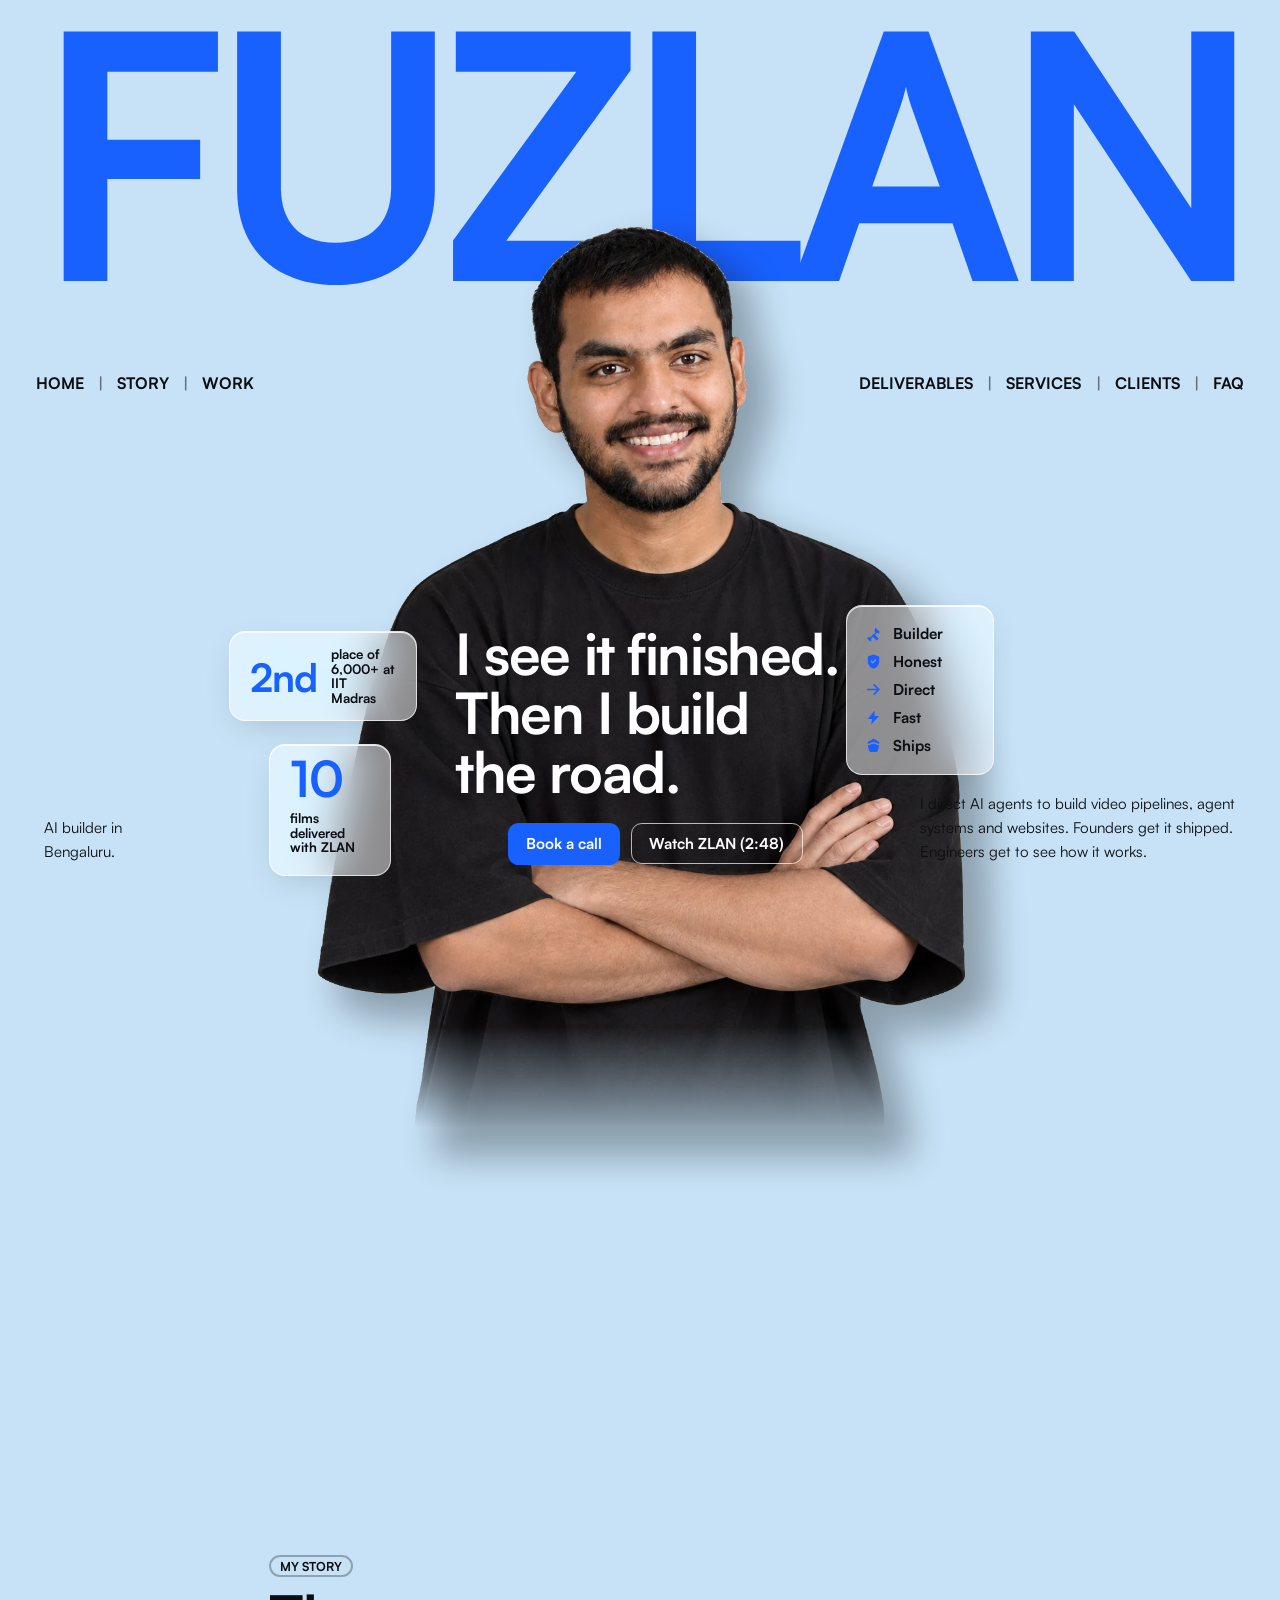
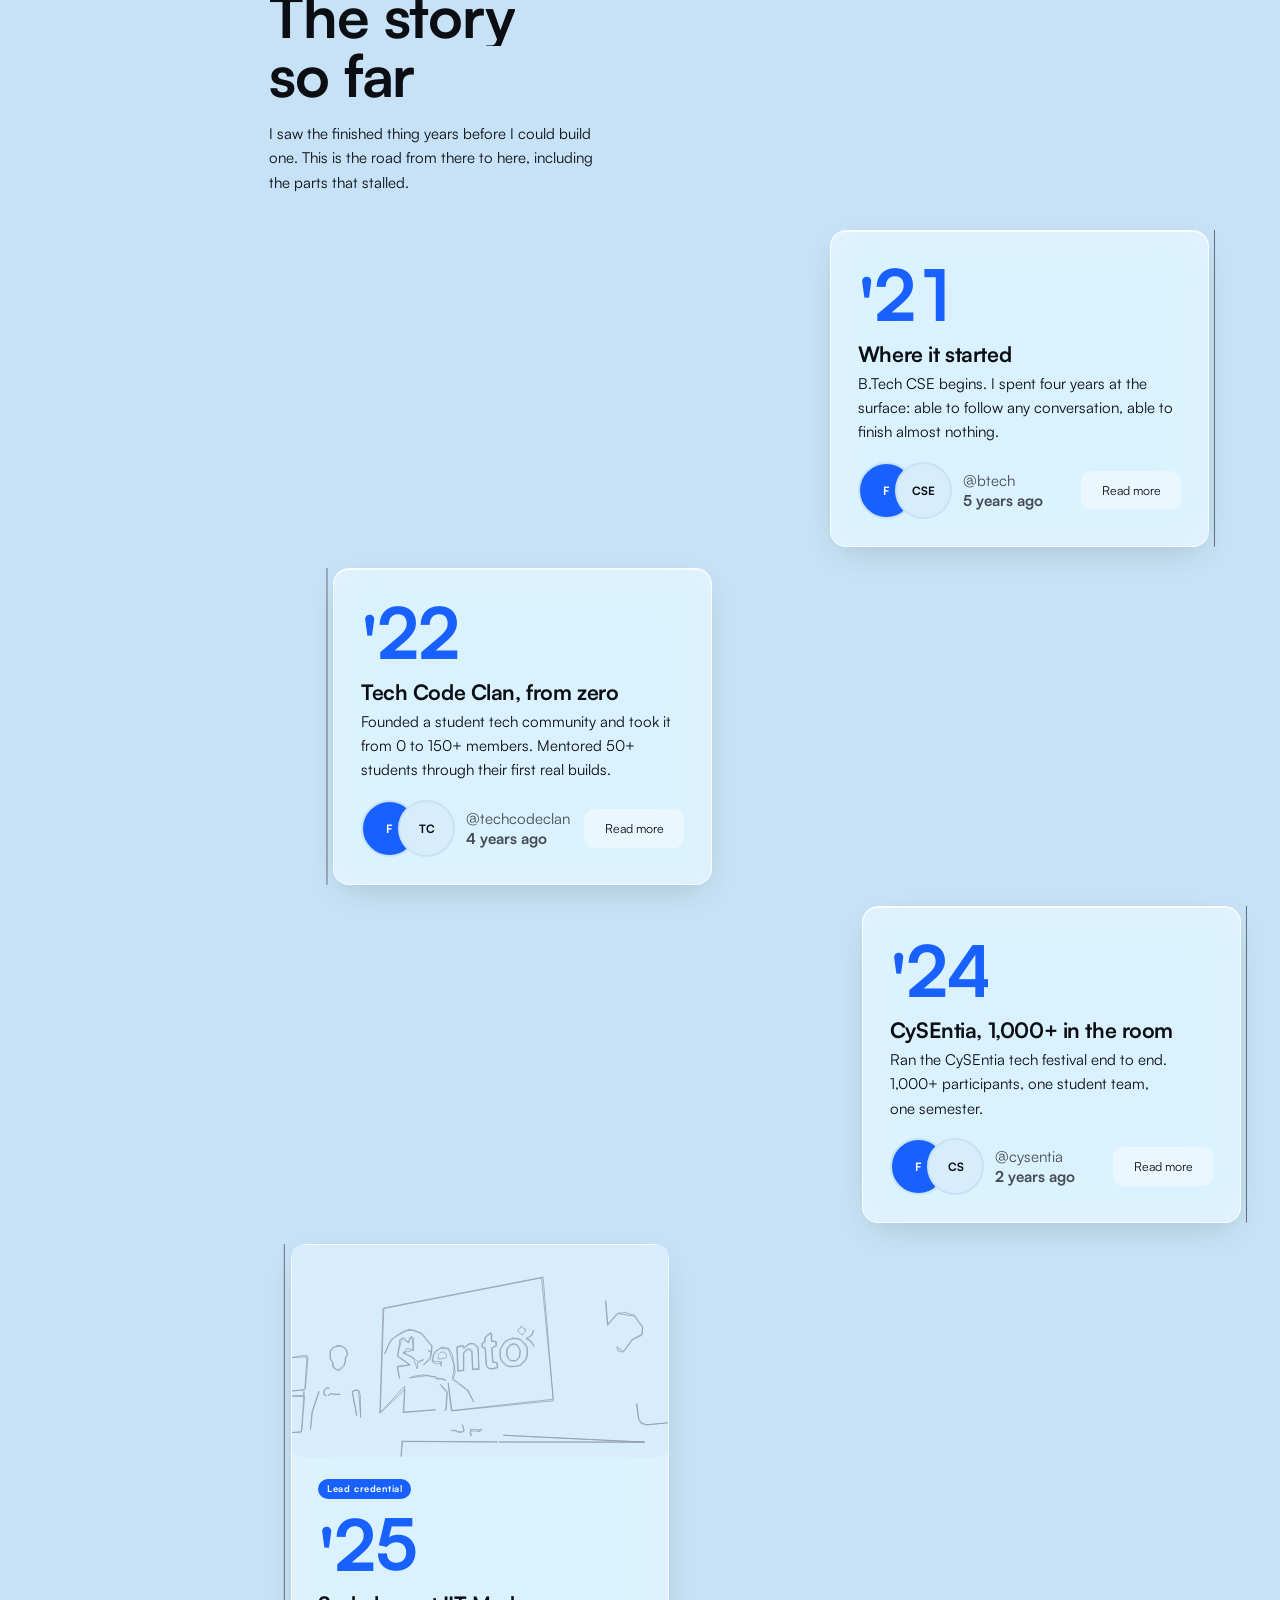
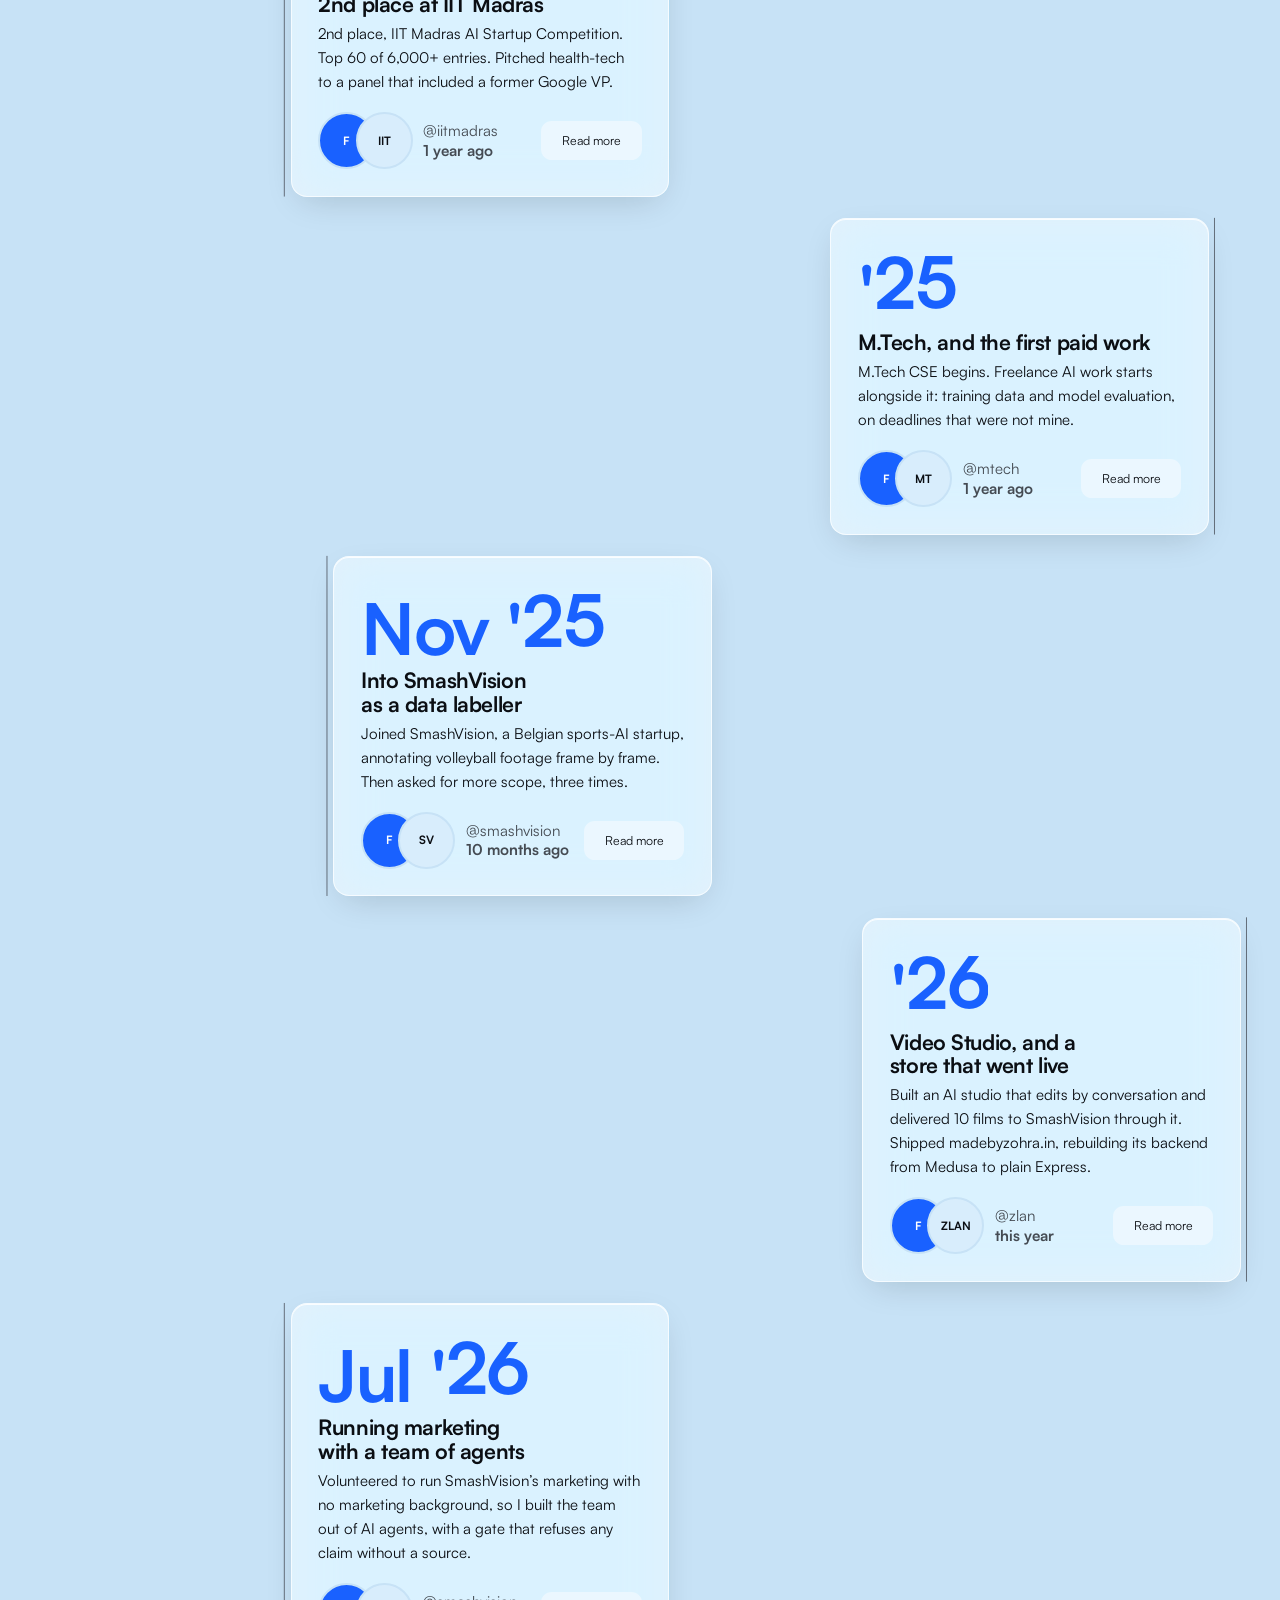
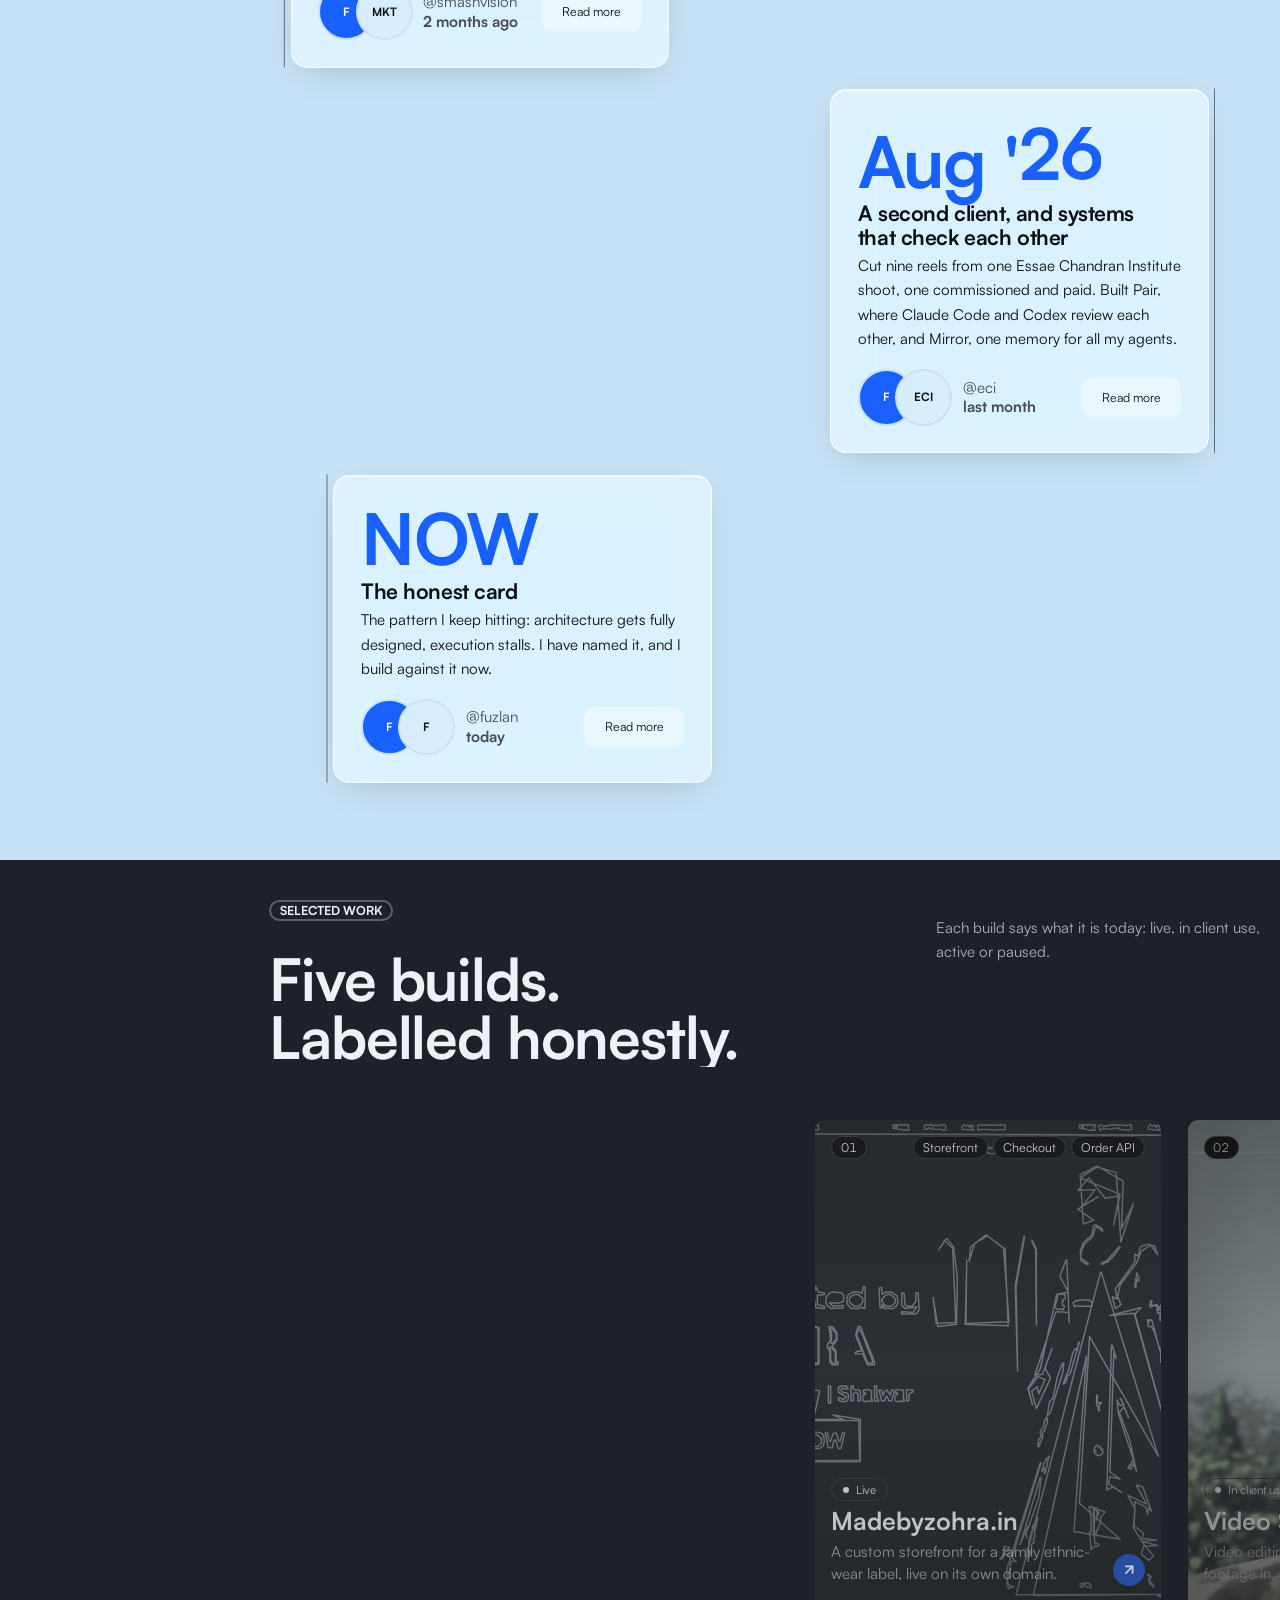
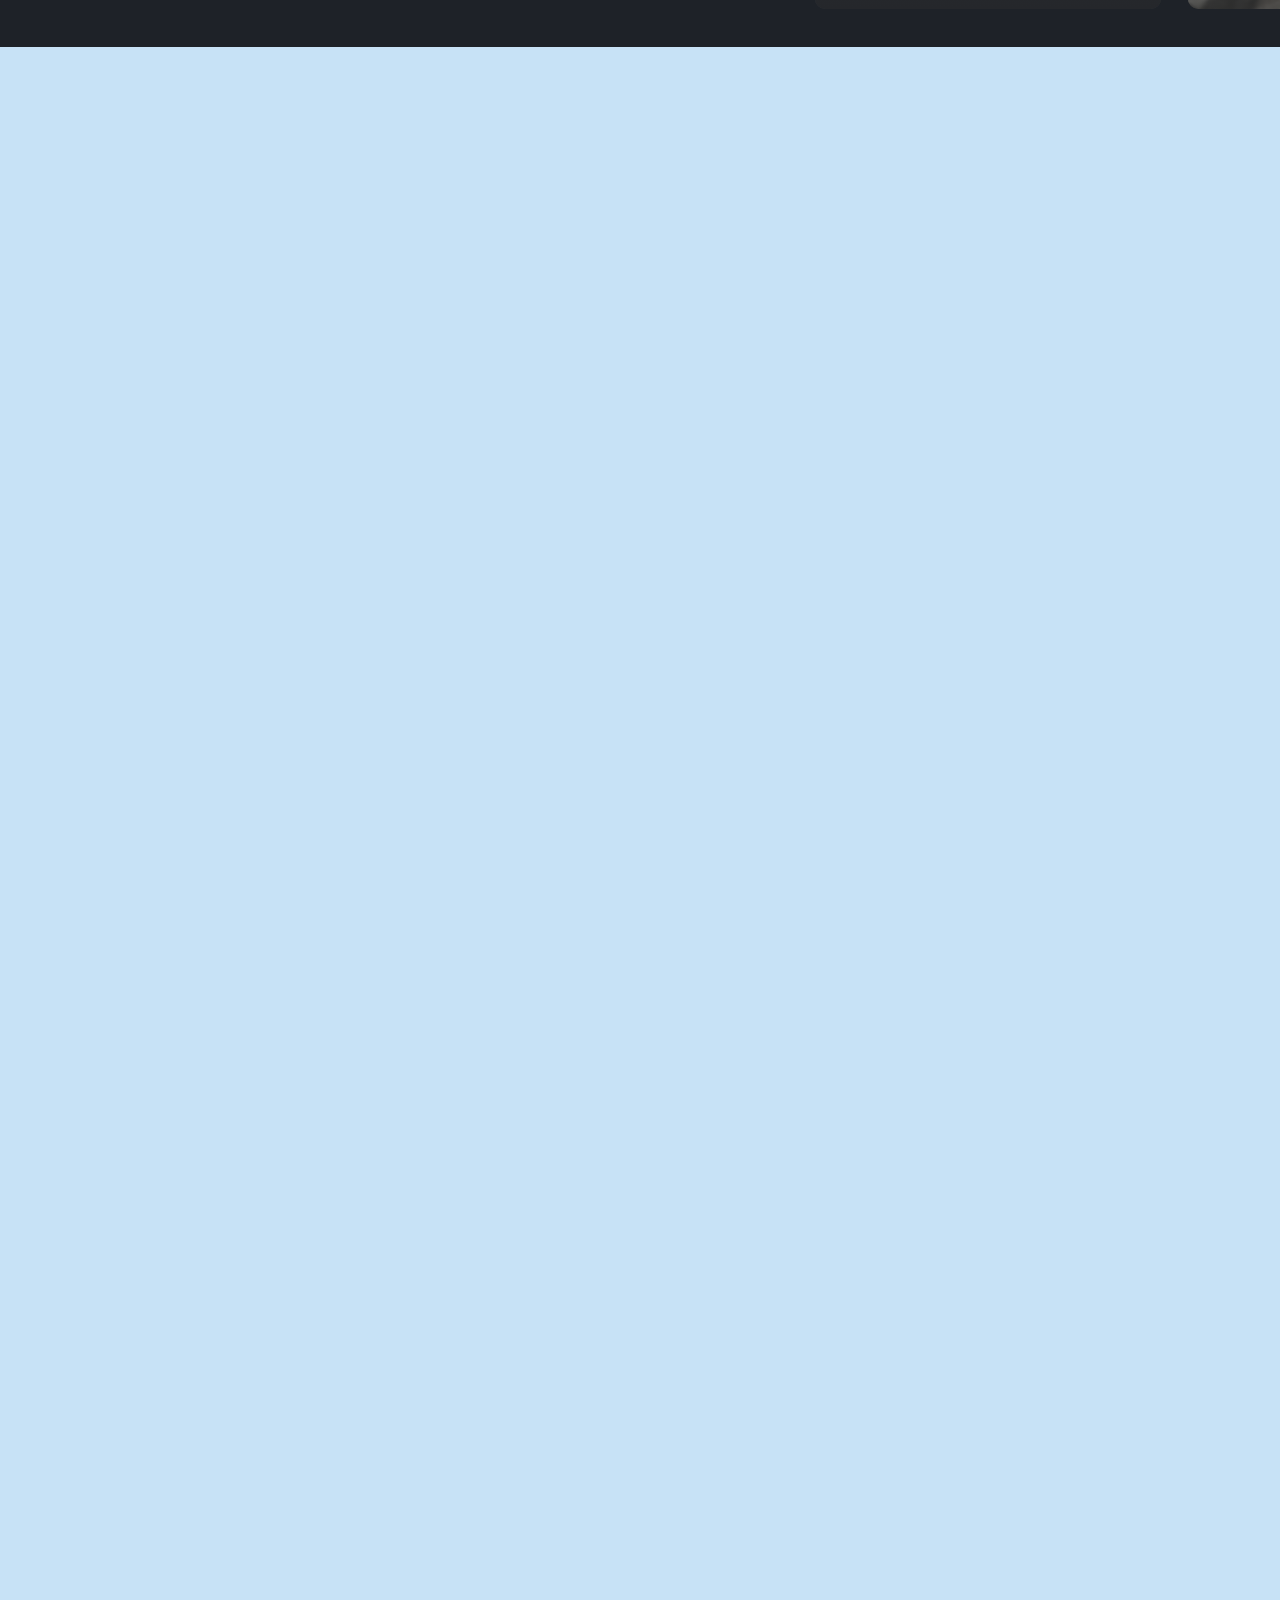
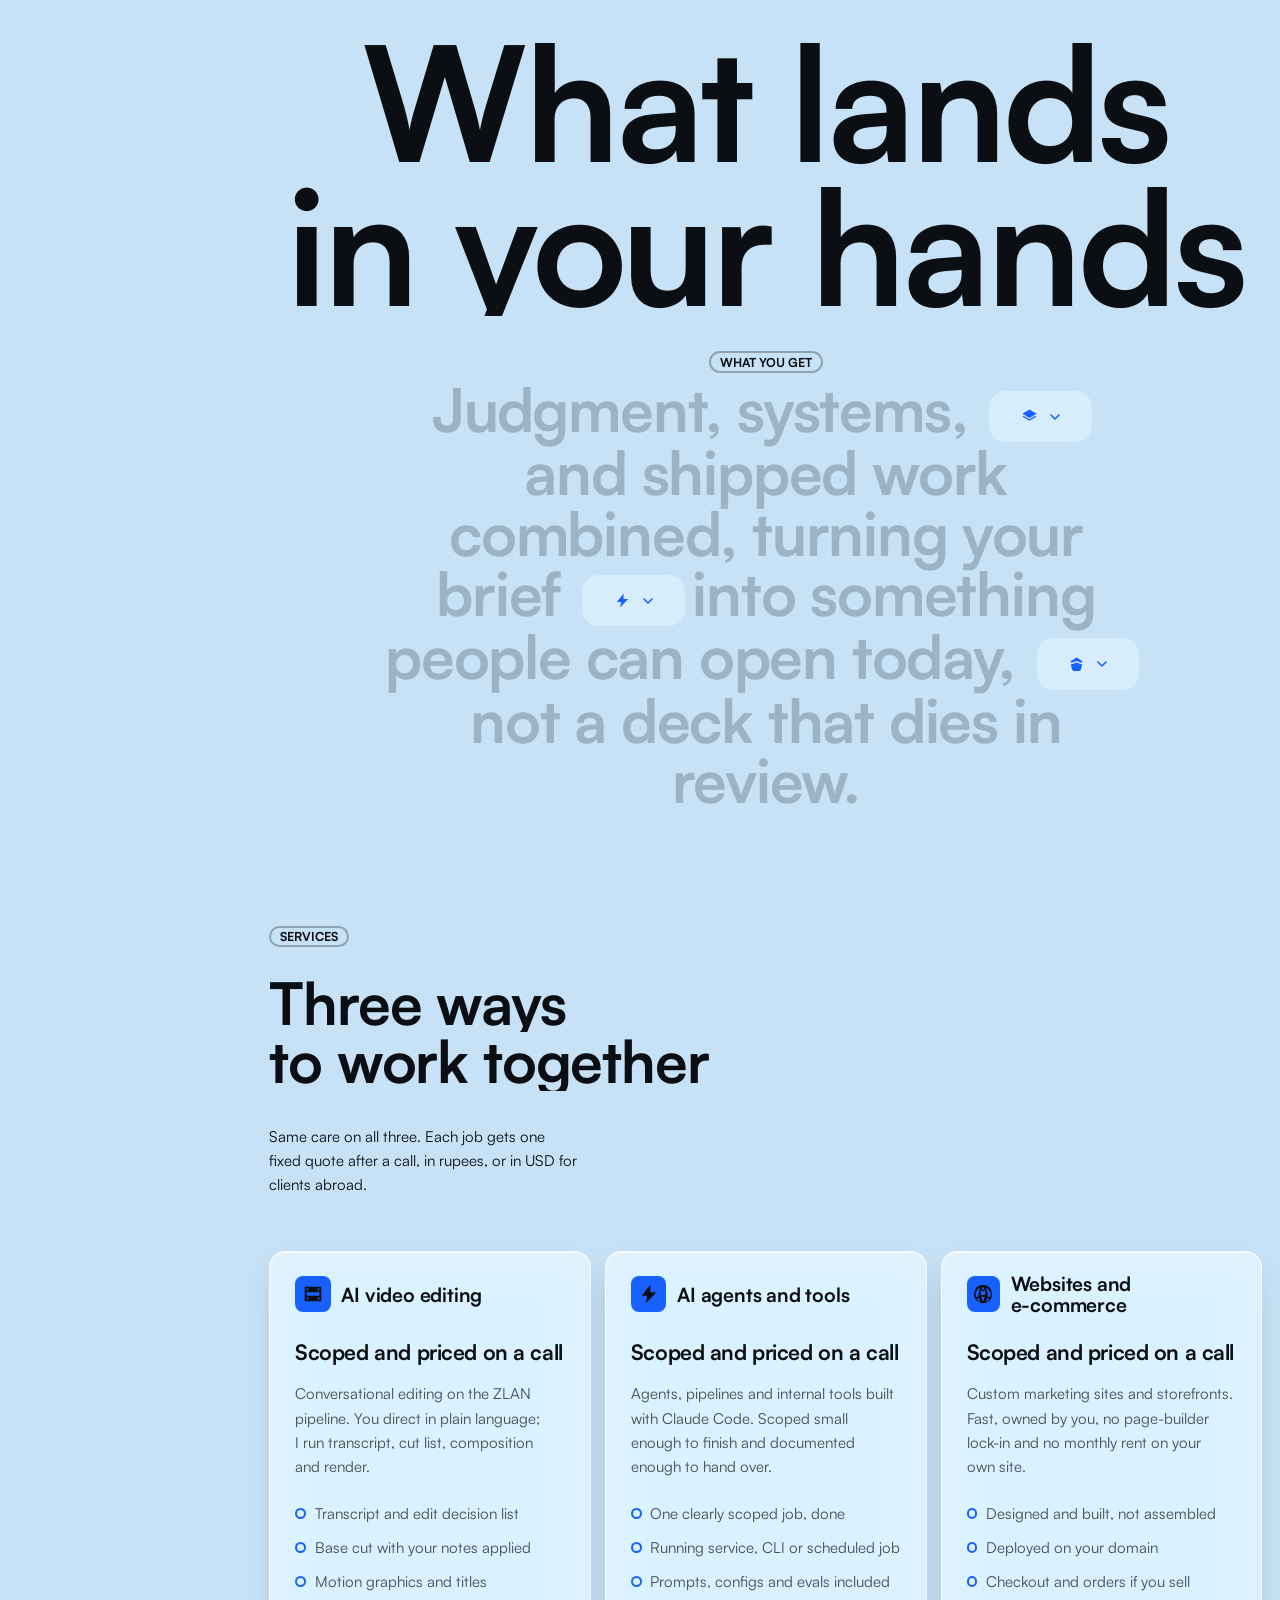
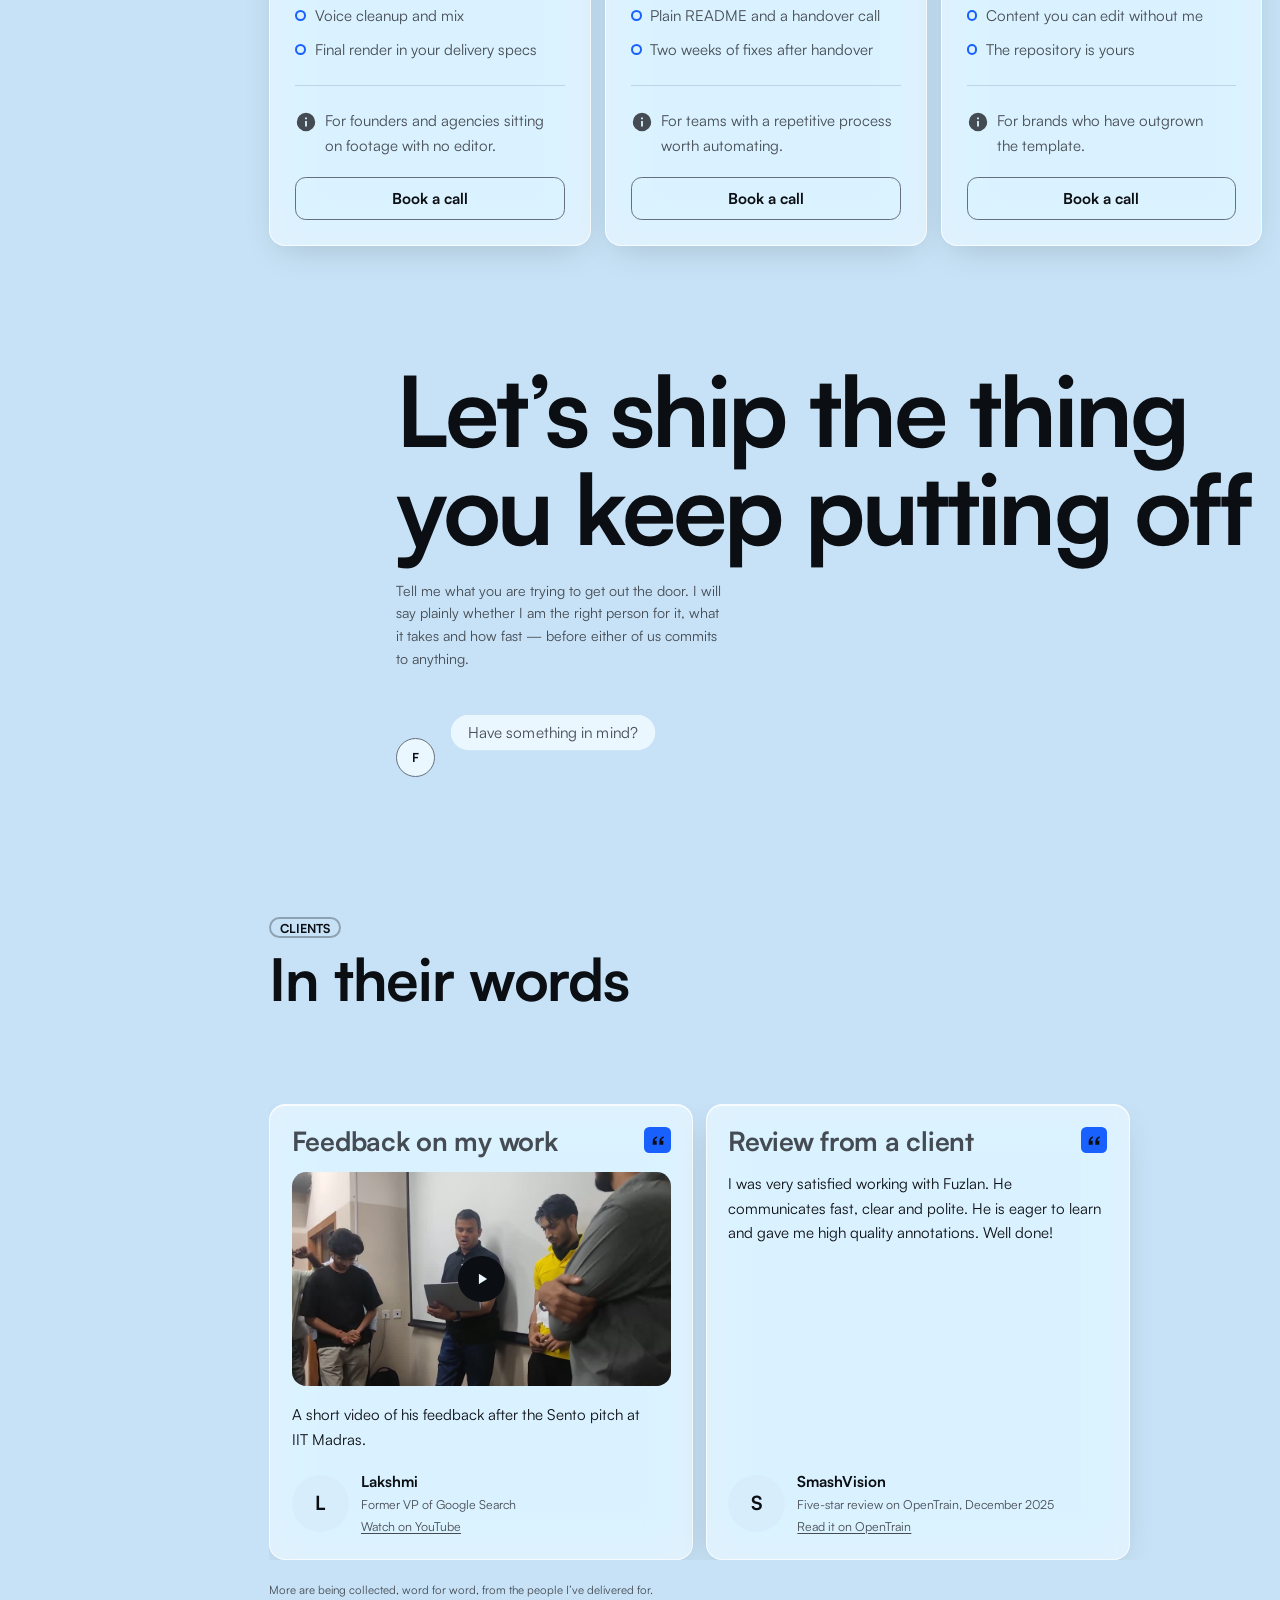
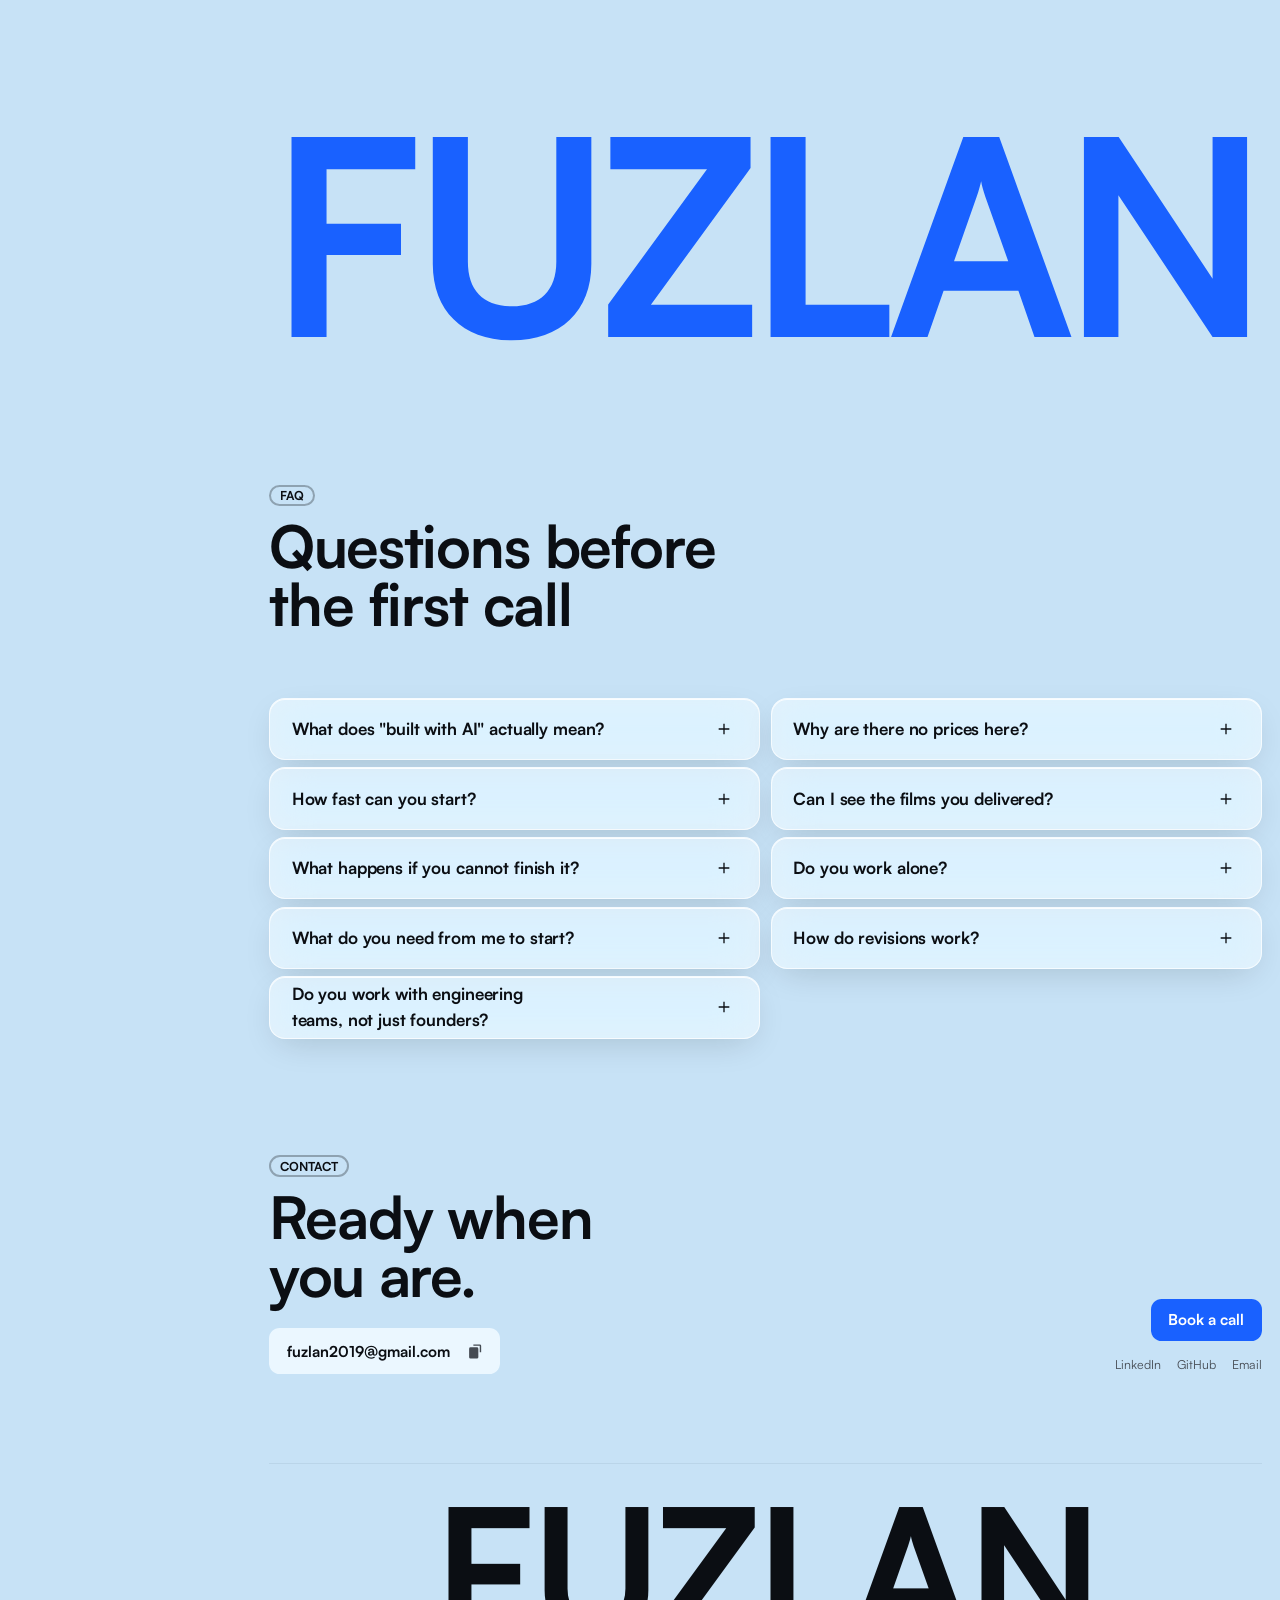
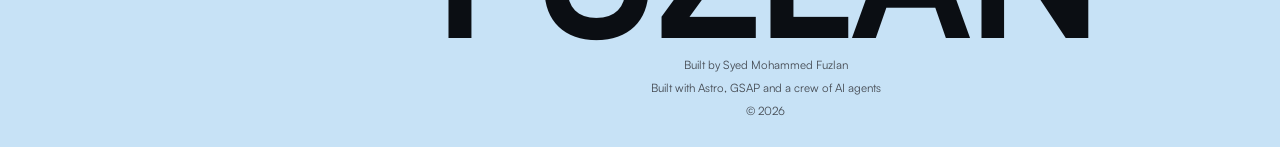
<file: index.html>
<!DOCTYPE html><html lang="en"><head><meta charset="utf-8"><meta name="viewport" content="width=device-width, initial-scale=1"><script>
      // A reload always starts at the top, with the opening played again: the browser
      // must not restore the old scroll position or jump to a #section left in the URL.
      if ('scrollRestoration' in history) history.scrollRestoration = 'manual';
      if (location.hash) history.replaceState(null, '', location.pathname + location.search);
      window.scrollTo(0, 0);
      addEventListener('pageshow', (e) => { if (e.persisted) location.reload(); });
    </script><title>Fuzlan, AI builder: video pipelines, agent systems and websites</title><meta name="description" content="I direct AI agents to build video pipelines, agent systems and websites. Ten films delivered, a live storefront, and the systems behind them."><link rel="canonical" href="https://syedfuzlan.github.io/"><link rel="icon" href="/favicon.svg" type="image/svg+xml"><link rel="icon" href="/favicon.ico" sizes="32x32"><meta property="og:type" content="website"><meta property="og:title" content="Fuzlan, AI builder: video pipelines, agent systems and websites"><meta property="og:description" content="I direct AI agents to build video pipelines, agent systems and websites. Ten films delivered, a live storefront, and the systems behind them."><meta property="og:url" content="https://syedfuzlan.github.io/"><meta property="og:image" content="https://syedfuzlan.github.io/og.png"><meta property="og:image:width" content="1200"><meta property="og:image:height" content="630"><meta property="og:image:alt" content="FUZLAN. I direct AI agents to build video pipelines, agent systems and websites."><meta name="twitter:card" content="summary_large_image"><meta name="twitter:image" content="https://syedfuzlan.github.io/og.png"><link rel="preload" as="font" type="font/woff2" crossorigin href="/fonts/satoshi/Satoshi-Regular.woff2"><link rel="preload" as="font" type="font/woff2" crossorigin href="/fonts/satoshi/Satoshi-Bold.woff2"><noscript><style>
        .rv, [data-preload], .wordmark, .hero__nav, .figure, [data-eyebrow], [data-heading-split], [data-chat-msg] { opacity: 1 !important; transform: none !important; }
        .rail__inner { visibility: visible !important; }
        .fillline .w { color: var(--text); }
        [data-sketch] .sk__photo { opacity: 1 !important; }
        .sk__lines { display: none; }
      </style></noscript><link rel="stylesheet" href="/_astro/global.BwllpsmN.css"><style>.sr{clip:rect(0 0 0 0);white-space:nowrap;border:0;width:1px;height:1px;margin:-1px;padding:0;position:absolute;overflow:hidden}
</style></head><body><a class="skip" href="#about">Skip to content</a><svg width="0" height="0" aria-hidden="true" focusable="false" style="position:absolute"><defs><!-- Pencil outline: graphite along the figure's edge, turning red at the
         shoulder like a red pencil. Referenced by .figure__art's stroke in hero.css. --><linearGradient id="rimlight" x1="0" y1="0" x2="1" y2="0.2"><stop offset="0%" style="stop-color: var(--graphite)"></stop><stop offset="70%" style="stop-color: var(--graphite)"></stop><stop offset="100%" style="stop-color: var(--accent)"></stop></linearGradient></defs><symbol id="silhouette" viewBox="0 0 400 620"><path d="M200 2c-58 0-76 42-76 98 0 40 10 76 28 96 13 14 30 22 48 22s35-8 48-22c18-20 28-56 28-96 0-56-18-98-76-98Z"></path><rect x="170" y="180" width="60" height="76" rx="24"></rect><path d="M200 216c20 0 34 8 38 26 6 26 34 42 76 60 58 24 86 60 86 116v202H0V418c0-56 28-92 86-116 42-18 70-34 76-60 4-18 18-26 38-26Z"></path></symbol></svg><div class="page-ghost" aria-hidden="true"></div><div class="mbar" data-open="false"><a class="logo-pill" href="#home">FUZLAN</a><a class="btn" href="https://cal.com/fuzlan-syed-tqcm4u/30min" target="_blank" rel="noopener">Book a call</a><button class="mbar__menu" type="button" aria-expanded="false" aria-label="Open menu"><svg class width="18" height="18" viewBox="0 0 24 24" fill="currentColor" aria-hidden="true" focusable="false"><path d="M4 4h6v6H4Zm10 0h6v6h-6ZM4 14h6v6H4Zm10 0h6v6h-6Z"></path></svg></button><nav class="msheet" aria-label="Sections"><a class="nav-pill" href="#home" data-nav="home"><svg class width="15" height="15" viewBox="0 0 24 24" fill="currentColor" aria-hidden="true" focusable="false"><path d="M12 3 3 10v10a1 1 0 0 0 1 1h5v-6h6v6h5a1 1 0 0 0 1-1V10Z"></path></svg>Home</a><a class="nav-pill" href="#about" data-nav="about"><svg class width="15" height="15" viewBox="0 0 24 24" fill="currentColor" aria-hidden="true" focusable="false"><path d="M12 3a9 9 0 1 0 0 18 9 9 0 0 0 0-18Zm0 4a3 3 0 1 1 0 6 3 3 0 0 1 0-6Zm0 13a7 7 0 0 1-5-2.1c.6-2 2.7-3.2 5-3.2s4.4 1.2 5 3.2A7 7 0 0 1 12 20Z"></path></svg>Story</a><a class="nav-pill" href="#projects" data-nav="projects"><svg class width="15" height="15" viewBox="0 0 24 24" fill="currentColor" aria-hidden="true" focusable="false"><path d="M9 4h6a2 2 0 0 1 2 2v1h2a2 2 0 0 1 2 2v9a2 2 0 0 1-2 2H5a2 2 0 0 1-2-2V9a2 2 0 0 1 2-2h2V6a2 2 0 0 1 2-2Zm0 3h6V6H9Z"></path></svg>Work</a><a class="nav-pill" href="#what-you-get" data-nav="what-you-get"><svg class width="15" height="15" viewBox="0 0 24 24" fill="currentColor" aria-hidden="true" focusable="false"><path d="M12 2 2 8l10 6 10-6Zm-8.3 9L2 12l10 6 10-6-1.7-1-8.3 5Z"></path></svg>Deliverables</a><a class="nav-pill" href="#services" data-nav="services"><svg class width="15" height="15" viewBox="0 0 24 24" fill="currentColor" aria-hidden="true" focusable="false"><path d="M13.5 2 4 14h6l-1.5 8L20 10h-6.5Z"></path></svg>Services</a><a class="nav-pill" href="#clients" data-nav="clients"><svg class width="15" height="15" viewBox="0 0 24 24" fill="currentColor" aria-hidden="true" focusable="false"><path d="M9 4a3.5 3.5 0 1 1 0 7 3.5 3.5 0 0 1 0-7Zm7 1a3 3 0 1 1 0 6 3 3 0 0 1 0-6ZM2 20c0-3.3 3.1-6 7-6s7 2.7 7 6Zm14.5-7c3 0 5.5 2.2 5.5 5v2h-4.2c0-2.7-1-5-2.7-6.6.4-.3.9-.4 1.4-.4Z"></path></svg>Clients</a><a class="nav-pill" href="#faq" data-nav="faq"><svg class width="15" height="15" viewBox="0 0 24 24" fill="currentColor" aria-hidden="true" focusable="false"><path d="M12 2a10 10 0 1 0 0 20 10 10 0 0 0 0-20Zm.2 15.5a1.3 1.3 0 1 1 0-2.6 1.3 1.3 0 0 1 0 2.6ZM14 12c-.8.6-1 .9-1 1.6v.4h-2v-.6c0-1.4.6-2.1 1.5-2.8.7-.5 1-.9 1-1.5 0-.8-.6-1.3-1.5-1.3-.8 0-1.4.4-1.7 1.2l-1.8-.8C9 6.7 10.3 6 12 6c2 0 3.5 1.2 3.5 3 0 1.3-.6 2.1-1.5 3Z"></path></svg>FAQ</a><div class="rail__mail"><span>fuzlan2019@gmail.com</span><button class="copy-btn" data-copy="fuzlan2019@gmail.com" type="button"><svg class width="15" height="15" viewBox="0 0 24 24" fill="currentColor" aria-hidden="true" focusable="false"><path d="M9 2h9a2 2 0 0 1 2 2v9h-2V4H9Zm-4 4h9a2 2 0 0 1 2 2v12a2 2 0 0 1-2 2H5a2 2 0 0 1-2-2V8a2 2 0 0 1 2-2Z"></path></svg><span class="sr">Copy email address</span></button></div><a class="btn" href="https://cal.com/fuzlan-syed-tqcm4u/30min" target="_blank" rel="noopener">Book a call</a></nav></div><header class="hero" id="home"><h1 class="wordmark" data-hero="logo">FUZLAN</h1><nav class="hero__nav" aria-label="Sections"><ul><li data-hero="nav-home"><a href="#home">Home</a></li><li data-hero="nav-about"><a href="#about">Story</a></li><li data-hero="nav-projects"><a href="#projects">Work</a></li></ul><ul><li data-hero="nav-what-you-get"><a href="#what-you-get">Deliverables</a></li><li data-hero="nav-services"><a href="#services">Services</a></li><li data-hero="nav-clients"><a href="#clients">Clients</a></li><li data-hero="nav-faq"><a href="#faq">FAQ</a></li></ul></nav><!-- Portrait: a background-removed cut-out (tools/.venv rembg, isnet-general-use). The shadow is the same image, blacked out and blurred. --><div class="figure" aria-hidden="true"><img class="figure__shadow" src="/img/portrait.webp" alt="" width="1024" height="1536"><img class="figure__art" src="/img/portrait.webp" alt="" width="1024" height="1536" fetchpriority="high"></div><div class="hero__band"><div class="hero__left"><p class="hero__caption" data-preload data-hero-fade>AI builder in Bengaluru.</p><div class="hero__cards"><a class="stat stat--1" data-preload data-hero="stat-1" href="https://www.youtube.com/watch?v=ueWF6grD7H8" target="_blank" rel="noopener"><b class="stat__value">2nd</b><span class="stat__label">place of 6,000+ at IIT Madras</span></a><a class="stat stat--2" data-preload data-hero="stat-2" href="https://www.youtube.com/watch?v=uwUm25BOGa8" target="_blank" rel="noopener"><b class="stat__value">10</b><span class="stat__label">films delivered with ZLAN</span></a></div></div><div class="hero__mid"><p class="claim" data-preload>I see it finished.<br>Then I build<br>the road.</p><div class="hero__ctas"><a class="btn" data-button-hover data-preload data-hero="cta" href="https://cal.com/fuzlan-syed-tqcm4u/30min" target="_blank" rel="noopener">Book a call</a><a class="btn btn--ghost" data-button-hover data-preload data-hero-out href="https://www.youtube.com/watch?v=uwUm25BOGa8" target="_blank" rel="noopener">Watch ZLAN (2:48)</a></div></div><div class="hero__right"><ul class="traits" data-preload data-hero-fade><li><svg class width="17" height="17" viewBox="0 0 24 24" fill="currentColor" aria-hidden="true" focusable="false"><path d="M14.5 2 21 8.5l-2.5 2.5-1.4-1.4-3 3 5.2 5.2-2.8 2.8-5.2-5.2-3 3 1.4 1.4L7.2 22 3 17.8l2.5-2.5 1.4 1.4 8-8-1.4-1.4Z"></path></svg>Builder</li><li><svg class width="17" height="17" viewBox="0 0 24 24" fill="currentColor" aria-hidden="true" focusable="false"><path d="M12 2 4 5v7c0 5 3.4 9 8 10 4.6-1 8-5 8-10V5Zm-1 13-3.5-3.5 1.4-1.4L11 12.2l4.1-4.1 1.4 1.4Z"></path></svg>Honest</li><li><svg class width="17" height="17" viewBox="0 0 24 24" fill="currentColor" aria-hidden="true" focusable="false"><path d="M13 4l8 8-8 8-1.5-1.5 5.4-5.5H3v-2h13.9L11.5 5.5Z"></path></svg>Direct</li><li><svg class width="17" height="17" viewBox="0 0 24 24" fill="currentColor" aria-hidden="true" focusable="false"><path d="M13.5 2 4 14h6l-1.5 8L20 10h-6.5Z"></path></svg>Fast</li><li><svg class width="17" height="17" viewBox="0 0 24 24" fill="currentColor" aria-hidden="true" focusable="false"><path d="M12 2 4 7v3l8-3 8 3V7Zm-8 10 8-3 8 3-1.6 6.2A3 3 0 0 1 15.5 21h-7a3 3 0 0 1-2.9-2.2Z"></path></svg>Ships</li></ul><p class="hero__note" data-preload data-hero-fade>I direct AI agents to build video pipelines, agent systems and websites. Founders get it shipped. Engineers get to see how it works.</p></div><div class="hero__ctas hero__ctas--m"><a class="btn" data-button-hover href="https://cal.com/fuzlan-syed-tqcm4u/30min" target="_blank" rel="noopener">Book a call</a><a class="btn btn--ghost" data-button-hover href="https://www.youtube.com/watch?v=uwUm25BOGa8" target="_blank" rel="noopener">Watch ZLAN (2:48)</a></div></div></header><div class="frame"><aside class="rail" aria-label="Site navigation"><div class="rail__inner"><div class="rail__card"><div class="rail__top"><a class="logo-pill" data-side="logo" href="#home">FUZLAN</a><div class="rail__socials"><a class="icon-sq" href="https://linkedin.com/in/syedfuzlan" rel="me noopener" target="_blank" aria-label="LinkedIn"><svg class width="13" height="13" viewBox="0 0 24 24" fill="currentColor" aria-hidden="true" focusable="false"><path d="M4.5 3.5a2 2 0 1 1 0 4 2 2 0 0 1 0-4ZM3 9h3v12H3Zm5.5 0h2.9v1.6h.1c.4-.8 1.5-1.8 3.2-1.8 3.4 0 4 2.2 4 5.1V21h-3v-5.4c0-1.3 0-3-1.8-3s-2.1 1.4-2.1 2.9V21h-3Z"></path></svg></a><a class="icon-sq" href="https://github.com/SyedFuzlan" rel="me noopener" target="_blank" aria-label="GitHub"><svg class width="13" height="13" viewBox="0 0 24 24" fill="currentColor" aria-hidden="true" focusable="false"><path d="M12 2a10 10 0 0 0-3.2 19.5c.5.1.7-.2.7-.5v-1.8c-2.8.6-3.4-1.3-3.4-1.3-.5-1.2-1.1-1.5-1.1-1.5-1-.6.1-.6.1-.6 1 .1 1.5 1 1.5 1 .9 1.6 2.4 1.1 3 .9.1-.7.4-1.1.7-1.4-2.2-.3-4.6-1.1-4.6-5 0-1.1.4-2 1-2.7-.1-.3-.4-1.3.1-2.7 0 0 .8-.3 2.7 1a9.4 9.4 0 0 1 5 0c1.9-1.3 2.7-1 2.7-1 .5 1.4.2 2.4.1 2.7.6.7 1 1.6 1 2.7 0 3.9-2.4 4.7-4.6 5 .4.3.7 1 .7 2v2.9c0 .3.2.6.7.5A10 10 0 0 0 12 2Z"></path></svg></a><a class="icon-sq" href="mailto:fuzlan2019@gmail.com" rel="me noopener" target="_blank" aria-label="Email"><svg class width="13" height="13" viewBox="0 0 24 24" fill="currentColor" aria-hidden="true" focusable="false"><path d="M3 5h18a1 1 0 0 1 1 1v12a1 1 0 0 1-1 1H3a1 1 0 0 1-1-1V6a1 1 0 0 1 1-1Zm9 8L4.4 7h15.2Z"></path></svg></a></div></div><p class="rail__bio">AI builder. I direct agents to build video pipelines, agent systems and websites.</p></div><div class="rail__card rail__stats"><a class="rail-stat" data-side="stat-1" href="https://www.youtube.com/watch?v=ueWF6grD7H8" target="_blank" rel="noopener"><b>2nd</b><span>place of 6,000+ at IIT Madras</span></a><a class="rail-stat" data-side="stat-2" href="https://www.youtube.com/watch?v=uwUm25BOGa8" target="_blank" rel="noopener"><b>10</b><span>films delivered with ZLAN</span></a></div><nav class="rail__card rail__nav" aria-label="Sections"><a class="nav-pill" href="#home" data-nav="home" data-side="nav-home" aria-current="true"><svg class width="15" height="15" viewBox="0 0 24 24" fill="currentColor" aria-hidden="true" focusable="false"><path d="M12 3 3 10v10a1 1 0 0 0 1 1h5v-6h6v6h5a1 1 0 0 0 1-1V10Z"></path></svg><span class="nav-pill__label">Home</span></a><a class="nav-pill" href="#about" data-nav="about" data-side="nav-about" aria-current="false"><svg class width="15" height="15" viewBox="0 0 24 24" fill="currentColor" aria-hidden="true" focusable="false"><path d="M12 3a9 9 0 1 0 0 18 9 9 0 0 0 0-18Zm0 4a3 3 0 1 1 0 6 3 3 0 0 1 0-6Zm0 13a7 7 0 0 1-5-2.1c.6-2 2.7-3.2 5-3.2s4.4 1.2 5 3.2A7 7 0 0 1 12 20Z"></path></svg><span class="nav-pill__label">Story</span></a><a class="nav-pill" href="#projects" data-nav="projects" data-side="nav-projects" aria-current="false"><svg class width="15" height="15" viewBox="0 0 24 24" fill="currentColor" aria-hidden="true" focusable="false"><path d="M9 4h6a2 2 0 0 1 2 2v1h2a2 2 0 0 1 2 2v9a2 2 0 0 1-2 2H5a2 2 0 0 1-2-2V9a2 2 0 0 1 2-2h2V6a2 2 0 0 1 2-2Zm0 3h6V6H9Z"></path></svg><span class="nav-pill__label">Work</span></a><a class="nav-pill" href="#what-you-get" data-nav="what-you-get" data-side="nav-what-you-get" aria-current="false"><svg class width="15" height="15" viewBox="0 0 24 24" fill="currentColor" aria-hidden="true" focusable="false"><path d="M12 2 2 8l10 6 10-6Zm-8.3 9L2 12l10 6 10-6-1.7-1-8.3 5Z"></path></svg><span class="nav-pill__label">Deliverables</span></a><a class="nav-pill" href="#services" data-nav="services" data-side="nav-services" aria-current="false"><svg class width="15" height="15" viewBox="0 0 24 24" fill="currentColor" aria-hidden="true" focusable="false"><path d="M13.5 2 4 14h6l-1.5 8L20 10h-6.5Z"></path></svg><span class="nav-pill__label">Services</span></a><a class="nav-pill" href="#clients" data-nav="clients" data-side="nav-clients" aria-current="false"><svg class width="15" height="15" viewBox="0 0 24 24" fill="currentColor" aria-hidden="true" focusable="false"><path d="M9 4a3.5 3.5 0 1 1 0 7 3.5 3.5 0 0 1 0-7Zm7 1a3 3 0 1 1 0 6 3 3 0 0 1 0-6ZM2 20c0-3.3 3.1-6 7-6s7 2.7 7 6Zm14.5-7c3 0 5.5 2.2 5.5 5v2h-4.2c0-2.7-1-5-2.7-6.6.4-.3.9-.4 1.4-.4Z"></path></svg><span class="nav-pill__label">Clients</span></a><a class="nav-pill" href="#faq" data-nav="faq" data-side="nav-faq" aria-current="false"><svg class width="15" height="15" viewBox="0 0 24 24" fill="currentColor" aria-hidden="true" focusable="false"><path d="M12 2a10 10 0 1 0 0 20 10 10 0 0 0 0-20Zm.2 15.5a1.3 1.3 0 1 1 0-2.6 1.3 1.3 0 0 1 0 2.6ZM14 12c-.8.6-1 .9-1 1.6v.4h-2v-.6c0-1.4.6-2.1 1.5-2.8.7-.5 1-.9 1-1.5 0-.8-.6-1.3-1.5-1.3-.8 0-1.4.4-1.7 1.2l-1.8-.8C9 6.7 10.3 6 12 6c2 0 3.5 1.2 3.5 3 0 1.3-.6 2.1-1.5 3Z"></path></svg><span class="nav-pill__label">FAQ</span></a></nav><div class="rail__card rail__marquee" aria-hidden="true"><div class="marquee__track"><span>Claude Code</span><span>Astro</span><span>Next.js</span><span>Python</span><span>FFmpeg</span><span>HyperFrames</span><span>Tailwind</span><span>Node.js</span><span>Claude Code</span><span>Astro</span><span>Next.js</span><span>Python</span><span>FFmpeg</span><span>HyperFrames</span><span>Tailwind</span><span>Node.js</span></div></div><div class="rail__card rail__mailcard"><div class="rail__mail"><span>fuzlan2019@gmail.com</span><button class="copy-btn" data-copy="fuzlan2019@gmail.com" type="button"><span class="copy-btn__icon copy-btn__icon--copy"><svg class width="15" height="15" viewBox="0 0 24 24" fill="currentColor" aria-hidden="true" focusable="false"><path d="M9 2h9a2 2 0 0 1 2 2v9h-2V4H9Zm-4 4h9a2 2 0 0 1 2 2v12a2 2 0 0 1-2 2H5a2 2 0 0 1-2-2V8a2 2 0 0 1 2-2Z"></path></svg></span><span class="copy-btn__icon copy-btn__icon--done"><svg class width="15" height="15" viewBox="0 0 24 24" fill="currentColor" aria-hidden="true" focusable="false"><path d="M9.5 17.6 4 12.1l1.6-1.6 3.9 4 8.9-8.9L20 7.2Z"></path></svg></span><span class="copy-btn__tip" aria-hidden="true">Copy email</span><span class="sr">Copy email address</span></button></div></div><a class="btn btn--wide" data-button-hover data-side="cta" href="https://cal.com/fuzlan-syed-tqcm4u/30min" target="_blank" rel="noopener">Book a call</a></div></aside><main class="main"><section class="sec jrny" id="about"><div class="jrny__head"><span class="eyebrow" data-eyebrow>My story</span><h2 class="h-sec" data-heading-split>The story<br>so far</h2><p class="lede rv">I saw the finished thing years before I could build one. This is the road from there to here, including the parts that stalled.</p></div><div class="timeline"><svg class="timeline__svg" aria-hidden="true" preserveAspectRatio="none"></svg><ol class="tl-list"><li class="tl-item tl-item--right"><article class="tl-card"><p class="tl-card__year"><span class="tl-card__year-track" aria-hidden="true">&#39;21</span><span class="sr">&#39;21</span></p><h3>Where it started</h3><p class="tl-card__body">B.Tech CSE begins. I spent four years at the surface: able to follow any conversation, able to finish almost nothing.</p><div class="tl-card__foot"><span class="avatars" aria-hidden="true"><span class="avatar avatar--back">F</span><span class="avatar avatar--front">CSE</span></span><p class="tl-card__meta">@btech<b>5 years ago</b></p><button class="readmore" type="button" aria-expanded="false" aria-controls="jm-0">Read more</button></div></article><div class="tl-card__popup" id="jm-0" aria-hidden="true"><button class="tl-card__popup-close" type="button" aria-label="Close"><span aria-hidden="true">&times;</span></button><p class="tl-card__popup-year">&#39;21</p><h3>Where it started</h3><p class="tl-card__popup-body">The degree gave me range and no depth. I could talk about systems, AI, security, and then freeze the moment someone asked me to build one. Naming that plainly is the only reason the years after it look different.</p></div></li><li class="tl-item tl-item--left"><article class="tl-card"><p class="tl-card__year"><span class="tl-card__year-track" aria-hidden="true">&#39;22</span><span class="sr">&#39;22</span></p><h3>Tech Code Clan, from zero</h3><p class="tl-card__body">Founded a student tech community and took it from 0 to 150+ members. Mentored 50+ students through their first real builds.</p><div class="tl-card__foot"><span class="avatars" aria-hidden="true"><span class="avatar avatar--back">F</span><span class="avatar avatar--front">TC</span></span><p class="tl-card__meta">@techcodeclan<b>4 years ago</b></p><button class="readmore" type="button" aria-expanded="false" aria-controls="jm-1">Read more</button></div></article><div class="tl-card__popup" id="jm-1" aria-hidden="true"><button class="tl-card__popup-close" type="button" aria-label="Close"><span aria-hidden="true">&times;</span></button><p class="tl-card__popup-year">&#39;22</p><h3>Tech Code Clan, from zero</h3><p class="tl-card__popup-body">No budget, no faculty mandate, no template. I recruited the first twenty people by walking up to them. What stuck: people do not join a plan, they join something already moving. Sessions ran weekly whether four showed up or forty.</p></div></li><li class="tl-item tl-item--right"><article class="tl-card"><p class="tl-card__year"><span class="tl-card__year-track" aria-hidden="true">&#39;24</span><span class="sr">&#39;24</span></p><h3>CySEntia, 1,000+ in the room</h3><p class="tl-card__body">Ran the CySEntia tech festival end to end. 1,000+ participants, one student team, one semester.</p><div class="tl-card__foot"><span class="avatars" aria-hidden="true"><span class="avatar avatar--back">F</span><span class="avatar avatar--front">CS</span></span><p class="tl-card__meta">@cysentia<b>2 years ago</b></p><button class="readmore" type="button" aria-expanded="false" aria-controls="jm-2">Read more</button></div></article><div class="tl-card__popup" id="jm-2" aria-hidden="true"><button class="tl-card__popup-close" type="button" aria-label="Close"><span aria-hidden="true">&times;</span></button><p class="tl-card__popup-year">&#39;24</p><h3>CySEntia, 1,000+ in the room</h3><p class="tl-card__popup-body">Sponsors, speakers, scheduling, registrations, and the part nobody sees: making the day boring for everyone except the people attending. It was the closest thing to shipping a product I had done: a hard date, a real audience, and no way to quietly extend the deadline.</p></div></li><li class="tl-item tl-item--left tl-item--lead"><article class="tl-card"><div class="tl-card__photo"><div class="sk" data-sketch><svg class="sk__lines" aria-hidden="true" preserveAspectRatio="xMidYMid slice" xmlns="http://www.w3.org/2000/svg" viewBox="0 0 960 540" fill="none" stroke="currentColor" stroke-linecap="round" stroke-linejoin="round" stroke-width="1.800">
<path pathLength="1" d="M639.0,82.0 L232.0,161.0 L224.0,429.0 L288.0,368.0 L283.0,427.0 L366.0,420.0 L285.0,426.0 L287.0,360.0 L225.0,427.0 L234.0,162.0 L636.0,84.0 L666.0,393.0 L408.0,422.0 L398.0,351.0 L406.0,423.0 L666.0,397.0 L640.0,82.0"/>
<path pathLength="1" d="M539.0,485.0 L898.0,502.0 L528.0,502.0 L899.0,503.0 L540.0,485.0"/>
<path pathLength="1" d="M304.0,233.0 L296.0,249.0 L286.0,236.0 L275.0,241.0 L269.0,285.0 L300.0,305.0 L268.0,309.0 L274.0,340.0 L269.0,311.0 L301.0,306.0 L269.0,281.0 L280.0,238.0 L298.0,250.0 L299.0,238.0 L310.0,237.0 L309.0,266.0 L292.0,264.0 L283.0,276.0 L309.0,286.0 L319.0,316.0 L320.0,301.0 L336.0,292.0 L322.0,297.0 L284.0,274.0 L310.0,268.0 L305.0,233.0"/>
<path pathLength="1" d="M799.0,143.0 L804.0,205.0 L831.0,175.0 L872.0,181.0 L893.0,210.0 L892.0,227.0 L866.0,241.0 L845.0,271.0 L828.0,259.0 L831.0,270.0 L845.0,273.0 L868.0,242.0 L892.0,230.0 L894.0,209.0 L874.0,180.0 L850.0,172.0 L829.0,174.0 L805.0,202.0 L800.0,143.0"/>
<path pathLength="1" d="M280.0,500.0 L278.0,539.0 L282.0,501.0 L524.0,502.0 L281.0,500.0"/>
<path pathLength="1" d="M384.0,260.0 L363.0,272.0 L357.0,298.0 L371.0,304.0 L379.0,299.0 L380.0,309.0 L381.0,298.0 L358.0,296.0 L360.0,281.0 L377.0,263.0 L398.0,265.0 L414.0,307.0 L409.0,342.0 L448.0,372.0 L463.0,400.0 L449.0,370.0 L410.0,341.0 L416.0,325.0 L408.0,278.0 L400.0,264.0 L385.0,260.0"/>
<path pathLength="1" d="M298.0,215.0 L253.0,240.0 L236.0,278.0 L248.0,250.0 L266.0,231.0 L286.0,219.0 L311.0,217.0 L329.0,226.0 L356.0,258.0 L356.0,273.0 L347.0,268.0 L355.0,275.0 L352.0,286.0 L335.0,306.0 L353.0,291.0 L357.0,257.0 L331.0,225.0 L299.0,215.0"/>
<path pathLength="1" d="M452.0,251.0 L437.0,262.0 L436.0,256.0 L420.0,259.0 L422.0,322.0 L438.0,320.0 L438.0,276.0 L448.0,266.0 L458.0,272.0 L460.0,318.0 L477.0,317.0 L474.0,259.0 L463.0,251.0 L453.0,251.0"/>
<path pathLength="1" d="M452.0,253.0 L462.0,252.0 L474.0,263.0 L476.0,315.0 L461.0,316.0 L459.0,271.0 L455.0,265.0 L446.0,265.0 L437.0,275.0 L437.0,318.0 L424.0,321.0 L421.0,261.0 L434.0,257.0 L438.0,264.0 L451.0,253.0"/>
<path pathLength="1" d="M30.0,374.0 L30.0,383.0 L0.0,385.0 L32.0,387.0 L25.0,471.0 L22.0,476.0 L0.0,478.0 L24.0,477.0 L31.0,374.0"/>
<path pathLength="1" d="M26.0,282.0 L0.0,287.0 L38.0,285.0 L33.0,365.0 L29.0,369.0 L0.0,372.0 L31.0,370.0 L34.0,366.0 L41.0,286.0 L38.0,282.0 L27.0,282.0"/>
<path pathLength="1" d="M164.0,369.0 L153.0,373.0 L165.0,435.0 L154.0,374.0 L165.0,370.0 L170.0,373.0 L175.0,440.0 L174.0,383.0 L171.0,371.0 L165.0,369.0"/>
<path pathLength="1" d="M505.0,224.0 L492.0,234.0 L491.0,246.0 L484.0,250.0 L484.0,261.0 L492.0,264.0 L495.0,309.0 L501.0,315.0 L513.0,316.0 L524.0,313.0 L524.0,300.0 L512.0,297.0 L510.0,263.0 L521.0,258.0 L521.0,246.0 L509.0,244.0 L509.0,225.0 L506.0,224.0"/>
<path pathLength="1" d="M878.0,405.0 L883.0,444.0 L889.0,454.0 L904.0,459.0 L959.0,453.0 L903.0,458.0 L892.0,454.0 L884.0,443.0 L879.0,405.0"/>
<path pathLength="1" d="M505.0,226.0 L508.0,227.0 L508.0,246.0 L518.0,246.0 L520.0,256.0 L509.0,262.0 L511.0,299.0 L521.0,300.0 L523.0,311.0 L512.0,315.0 L503.0,314.0 L496.0,307.0 L493.0,262.0 L485.0,260.0 L485.0,252.0 L492.0,248.0 L493.0,236.0 L505.0,227.0"/>
<path pathLength="1" d="M563.0,237.0 L543.0,245.0 L530.0,266.0 L530.0,286.0 L534.0,297.0 L544.0,307.0 L556.0,311.0 L583.0,307.0 L595.0,295.0 L600.0,283.0 L600.0,262.0 L594.0,250.0 L582.0,240.0 L564.0,237.0"/>
<path pathLength="1" d="M563.0,239.0 L576.0,239.0 L584.0,243.0 L599.0,263.0 L599.0,282.0 L594.0,293.0 L581.0,306.0 L569.0,310.0 L549.0,308.0 L535.0,295.0 L531.0,285.0 L531.0,267.0 L538.0,253.0 L553.0,241.0 L562.0,239.0"/>
<path pathLength="1" d="M68.0,374.0 L51.0,425.0 L47.0,470.0 L52.0,426.0 L69.0,374.0"/>
<path pathLength="1" d="M334.0,331.0 L308.0,335.0 L300.0,339.0 L343.0,333.0 L361.0,336.0 L370.0,342.0 L379.0,341.0 L393.0,345.0 L381.0,340.0 L369.0,340.0 L366.0,334.0 L364.0,336.0 L335.0,331.0"/>
<path pathLength="1" d="M117.0,256.0 L101.0,263.0 L97.0,270.0 L97.0,291.0 L103.0,299.0 L104.0,312.0 L116.0,320.0 L126.0,317.0 L134.0,307.0 L137.0,288.0 L142.0,280.0 L139.0,266.0 L129.0,258.0 L118.0,256.0"/>
<path pathLength="1" d="M119.0,258.0 L122.0,257.0 L131.0,261.0 L138.0,268.0 L141.0,278.0 L135.0,290.0 L136.0,295.0 L133.0,305.0 L117.0,319.0 L105.0,310.0 L105.0,301.0 L98.0,289.0 L98.0,271.0 L109.0,260.0 L118.0,258.0"/>
<path pathLength="1" d="M378.0,356.0 L395.0,377.0 L392.0,418.0 L389.0,420.0 L390.0,422.0 L393.0,420.0 L396.0,376.0 L393.0,370.0 L379.0,356.0"/>
<path pathLength="1" d="M562.0,252.0 L556.0,254.0 L550.0,260.0 L547.0,268.0 L547.0,281.0 L551.0,290.0 L556.0,295.0 L571.0,296.0 L580.0,287.0 L582.0,269.0 L576.0,256.0 L569.0,252.0 L563.0,252.0"/>
<path pathLength="1" d="M562.0,254.0 L568.0,253.0 L574.0,257.0 L578.0,262.0 L581.0,270.0 L580.0,283.0 L578.0,287.0 L569.0,295.0 L558.0,294.0 L552.0,288.0 L548.0,280.0 L549.0,265.0 L558.0,255.0 L561.0,254.0"/>
<path pathLength="1" d="M615.0,218.0 L611.0,228.0 L603.0,235.0 L597.0,237.0 L597.0,240.0 L607.0,245.0 L617.0,259.0 L612.0,247.0 L600.0,239.0 L612.0,230.0 L616.0,218.0"/>
<path pathLength="1" d="M455.0,470.0 L454.0,479.0 L456.0,483.0 L454.0,486.0 L457.0,486.0 L457.0,481.0 L455.0,478.0 L456.0,474.0 L480.0,475.0 L475.0,473.0 L480.0,471.0 L485.0,472.0 L482.0,470.0 L478.0,471.0 L456.0,470.0"/>
<path pathLength="1" d="M434.0,459.0 L438.0,472.0 L433.0,476.0 L423.0,476.0 L420.0,473.0 L407.0,472.0 L406.0,473.0 L418.0,474.0 L421.0,477.0 L434.0,477.0 L439.0,474.0 L435.0,459.0"/>
<path pathLength="1" d="M584.0,207.0 L582.0,212.0 L576.0,216.0 L576.0,221.0 L578.0,221.0 L585.0,229.0 L588.0,229.0 L589.0,226.0 L596.0,219.0 L596.0,218.0 L593.0,216.0 L595.0,215.0 L595.0,214.0 L590.0,213.0 L587.0,208.0 L585.0,207.0"/>
<path pathLength="1" d="M381.0,273.0 L380.0,274.0 L378.0,274.0 L373.0,279.0 L373.0,281.0 L372.0,282.0 L372.0,290.0 L383.0,290.0 L384.0,289.0 L390.0,289.0 L394.0,287.0 L394.0,282.0 L391.0,275.0 L388.0,273.0 L382.0,273.0"/>
<path pathLength="1" d="M98.0,378.0 L94.0,382.0 L92.0,382.0 L92.0,383.0 L94.0,384.0 L99.0,380.0 L103.0,380.0 L104.0,381.0 L123.0,381.0 L123.0,380.0 L105.0,380.0 L104.0,379.0 L100.0,379.0 L99.0,378.0"/>
<path pathLength="1" d="M88.0,364.0 L83.0,368.0 L81.0,372.0 L81.0,381.0 L83.0,384.0 L87.0,384.0 L87.0,383.0 L85.0,383.0 L82.0,379.0 L82.0,374.0 L84.0,370.0 L90.0,365.0 L95.0,366.0 L95.0,365.0 L93.0,364.0 L89.0,364.0"/>
<path pathLength="1" d="M153.0,437.0 L151.0,438.0 L152.0,447.0 L154.0,452.0 L158.0,455.0 L158.0,453.0 L155.0,450.0 L153.0,446.0 L152.0,440.0 L154.0,438.0 L162.0,438.0 L162.0,437.0 L154.0,437.0"/>
<path pathLength="1" d="M810.0,220.0 L806.0,224.0 L806.0,226.0 L807.0,226.0 L810.0,222.0 L812.0,221.0 L814.0,223.0 L814.0,230.0 L816.0,233.0 L816.0,235.0 L819.0,237.0 L819.0,235.0 L817.0,233.0 L817.0,231.0 L815.0,228.0 L815.0,221.0 L814.0,220.0 L811.0,220.0"/>
<path pathLength="1" d="M381.0,275.0 L382.0,274.0 L386.0,274.0 L388.0,275.0 L392.0,280.0 L393.0,285.0 L389.0,288.0 L374.0,289.0 L373.0,288.0 L373.0,283.0 L380.0,275.0"/>
<path pathLength="1" d="M584.0,211.0 L585.0,210.0 L593.0,219.0 L588.0,224.0 L588.0,226.0 L587.0,227.0 L584.0,225.0 L584.0,224.0 L580.0,220.0 L580.0,218.0 L579.0,217.0 L582.0,215.0 L584.0,212.0"/>
<path pathLength="1" d="M456.0,472.0 L457.0,471.0 L474.0,471.0 L475.0,472.0 L474.0,473.0 L457.0,473.0"/>
<path pathLength="1" d="M520.0,472.0 L521.0,476.0 L523.0,478.0 L523.0,482.0 L522.0,483.0 L522.0,485.0 L523.0,485.0 L524.0,484.0 L524.0,476.0 L522.0,474.0 L522.0,472.0 L521.0,472.0"/>
</svg>
<img class="sk__photo" src="/img/sento-pitch.jpg" alt="Fuzlan presenting the Sento pitch on stage at IIT Madras." width="960" height="540" loading="lazy" decoding="async"></div></div><span class="tl-card__lead">Lead credential</span><p class="tl-card__year"><span class="tl-card__year-track" aria-hidden="true">&#39;25</span><span class="sr">&#39;25</span></p><h3>2nd place at IIT Madras</h3><p class="tl-card__body">2nd place, IIT Madras AI Startup Competition. Top 60 of 6,000+ entries. Pitched health-tech to a panel that included a former Google VP.</p><div class="tl-card__foot"><span class="avatars" aria-hidden="true"><span class="avatar avatar--back">F</span><span class="avatar avatar--front">IIT</span></span><p class="tl-card__meta">@iitmadras<b>1 year ago</b></p><button class="readmore" type="button" aria-expanded="false" aria-controls="jm-3">Read more</button></div></article><div class="tl-card__popup" id="jm-3" aria-hidden="true"><button class="tl-card__popup-close" type="button" aria-label="Close"><span aria-hidden="true">&times;</span></button><p class="tl-card__popup-year">&#39;25</p><h3>2nd place at IIT Madras</h3><p class="tl-card__popup-body">Six thousand entries in, sixty out, then a stage and a short window to make the case. The questions were about the business, not the model. Second place, and a place on a 12-day entrepreneurship program after it. I lead with this one because it was judged by people who had nothing to gain from being kind.</p></div></li><li class="tl-item tl-item--right"><article class="tl-card"><p class="tl-card__year"><span class="tl-card__year-track" aria-hidden="true">&#39;25</span><span class="sr">&#39;25</span></p><h3>M.Tech, and the first paid work</h3><p class="tl-card__body">M.Tech CSE begins. Freelance AI work starts alongside it: training data and model evaluation, on deadlines that were not mine.</p><div class="tl-card__foot"><span class="avatars" aria-hidden="true"><span class="avatar avatar--back">F</span><span class="avatar avatar--front">MT</span></span><p class="tl-card__meta">@mtech<b>1 year ago</b></p><button class="readmore" type="button" aria-expanded="false" aria-controls="jm-4">Read more</button></div></article><div class="tl-card__popup" id="jm-4" aria-hidden="true"><button class="tl-card__popup-close" type="button" aria-label="Close"><span aria-hidden="true">&times;</span></button><p class="tl-card__popup-year">&#39;25</p><h3>M.Tech, and the first paid work</h3><p class="tl-card__popup-body">Labelling and evaluation work is not glamorous and it taught me more about how models actually fail than any course did. It also paid for the machine this site was built on. Working to someone else’s spec, on someone else’s clock, is where the &quot;ships&quot; line in the trait list came from.</p></div></li><li class="tl-item tl-item--left"><article class="tl-card"><p class="tl-card__year"><span class="tl-card__year-track" aria-hidden="true">Nov &#39;25</span><span class="sr">Nov &#39;25</span></p><h3>Into SmashVision as a data labeller</h3><p class="tl-card__body">Joined SmashVision, a Belgian sports-AI startup, annotating volleyball footage frame by frame. Then asked for more scope, three times.</p><div class="tl-card__foot"><span class="avatars" aria-hidden="true"><span class="avatar avatar--back">F</span><span class="avatar avatar--front">SV</span></span><p class="tl-card__meta">@smashvision<b>10 months ago</b></p><button class="readmore" type="button" aria-expanded="false" aria-controls="jm-5">Read more</button></div></article><div class="tl-card__popup" id="jm-5" aria-hidden="true"><button class="tl-card__popup-close" type="button" aria-label="Close"><span aria-hidden="true">&times;</span></button><p class="tl-card__popup-year">Nov &#39;25</p><h3>Into SmashVision as a data labeller</h3><p class="tl-card__popup-body">Frame-by-frame annotation is unglamorous and exact. You notice the model’s blind spots before anyone tells you. I asked to help outside the brief three separate times before the actual video work started landing. Scope you are given is a starting point, not a ceiling.</p></div></li><li class="tl-item tl-item--right"><article class="tl-card"><p class="tl-card__year"><span class="tl-card__year-track" aria-hidden="true">&#39;26</span><span class="sr">&#39;26</span></p><h3>Video Studio, and a store that went live</h3><p class="tl-card__body">Built an AI studio that edits by conversation and delivered 10 films to SmashVision through it. Shipped madebyzohra.in, rebuilding its backend from Medusa to plain Express.</p><div class="tl-card__foot"><span class="avatars" aria-hidden="true"><span class="avatar avatar--back">F</span><span class="avatar avatar--front">ZLAN</span></span><p class="tl-card__meta">@zlan<b>this year</b></p><button class="readmore" type="button" aria-expanded="false" aria-controls="jm-6">Read more</button></div></article><div class="tl-card__popup" id="jm-6" aria-hidden="true"><button class="tl-card__popup-close" type="button" aria-label="Close"><span aria-hidden="true">&times;</span></button><p class="tl-card__popup-year">&#39;26</p><h3>Video Studio, and a store that went live</h3><p class="tl-card__popup-body">ZLAN edits by conversation instead of by timeline: transcript in, edit decision list out, base cut, motion composition, render. Ten finished films went to SmashVision through it. The store was two weeks of the least glamorous work I have done. I deleted a whole Medusa backend and wrote a plain Express one because the complexity was not earning its keep.</p></div></li><li class="tl-item tl-item--left"><article class="tl-card"><p class="tl-card__year"><span class="tl-card__year-track" aria-hidden="true">Jul &#39;26</span><span class="sr">Jul &#39;26</span></p><h3>Running marketing with a team of agents</h3><p class="tl-card__body">Volunteered to run SmashVision’s marketing with no marketing background, so I built the team out of AI agents, with a gate that refuses any claim without a source.</p><div class="tl-card__foot"><span class="avatars" aria-hidden="true"><span class="avatar avatar--back">F</span><span class="avatar avatar--front">MKT</span></span><p class="tl-card__meta">@smashvision<b>2 months ago</b></p><button class="readmore" type="button" aria-expanded="false" aria-controls="jm-7">Read more</button></div></article><div class="tl-card__popup" id="jm-7" aria-hidden="true"><button class="tl-card__popup-close" type="button" aria-label="Close"><span aria-hidden="true">&times;</span></button><p class="tl-card__popup-year">Jul &#39;26</p><h3>Running marketing with a team of agents</h3><p class="tl-card__popup-body">I had never run marketing before and said yes anyway. The honest fix was not to fake expertise. It was to build agents that draft, and one that blocks anything unverifiable before it goes out. The gate has rejected more of my own claims than anyone else’s.</p></div></li><li class="tl-item tl-item--right"><article class="tl-card"><p class="tl-card__year"><span class="tl-card__year-track" aria-hidden="true">Aug &#39;26</span><span class="sr">Aug &#39;26</span></p><h3>A second client, and systems that check each other</h3><p class="tl-card__body">Cut nine reels from one Essae Chandran Institute shoot, one commissioned and paid. Built Pair, where Claude Code and Codex review each other, and Mirror, one memory for all my agents.</p><div class="tl-card__foot"><span class="avatars" aria-hidden="true"><span class="avatar avatar--back">F</span><span class="avatar avatar--front">ECI</span></span><p class="tl-card__meta">@eci<b>last month</b></p><button class="readmore" type="button" aria-expanded="false" aria-controls="jm-8">Read more</button></div></article><div class="tl-card__popup" id="jm-8" aria-hidden="true"><button class="tl-card__popup-close" type="button" aria-label="Close"><span aria-hidden="true">&times;</span></button><p class="tl-card__popup-year">Aug &#39;26</p><h3>A second client, and systems that check each other</h3><p class="tl-card__popup-body">One shoot, nine reels, because a single day of footage is worth more cut nine different ways than once. Pair and Mirror came out of the same instinct as the marketing gate: agents left unchecked drift, so I built the checking in: one tool reviews another’s work, and one memory keeps every agent working from the same facts.</p></div></li><li class="tl-item tl-item--left"><article class="tl-card"><p class="tl-card__year"><span class="tl-card__year-track" aria-hidden="true">NOW</span><span class="sr">NOW</span></p><h3>The honest card</h3><p class="tl-card__body">The pattern I keep hitting: architecture gets fully designed, execution stalls. I have named it, and I build against it now.</p><div class="tl-card__foot"><span class="avatars" aria-hidden="true"><span class="avatar avatar--back">F</span><span class="avatar avatar--front">F</span></span><p class="tl-card__meta">@fuzlan<b>today</b></p><button class="readmore" type="button" aria-expanded="false" aria-controls="jm-9">Read more</button></div></article><div class="tl-card__popup" id="jm-9" aria-hidden="true"><button class="tl-card__popup-close" type="button" aria-label="Close"><span aria-hidden="true">&times;</span></button><p class="tl-card__popup-year">NOW</p><h3>The honest card</h3><p class="tl-card__popup-body">Syan is the clearest case: fully specified, and not a line of production code. It happened twice before that. What changed is the method, not the ambition: pick the smallest thing that can actually be finished, put a hard date on it, and show it whether or not I would call it good enough. Published beats perfect.</p></div></li></ol></div></section><section class="sec work" id="projects" data-theme="dark"><div class="work__head"><div><span class="eyebrow" data-eyebrow>Selected work</span><h2 class="h-sec" data-heading-split>Five builds.<br>Labelled honestly.</h2></div><p class="lede rv">Each build says what it is today: live, in client use, active or paused.</p></div><div class="work__viewport"><div class="work__track" data-track><article class="pcard" data-card><div class="pcard__media"><div class="pcard__media-inner"><div class="sk" data-sketch><svg class="sk__lines" aria-hidden="true" preserveAspectRatio="xMidYMid slice" xmlns="http://www.w3.org/2000/svg" viewBox="0 0 1000 625" fill="none" stroke="currentColor" stroke-linecap="round" stroke-linejoin="round" stroke-width="1.875">
<path pathLength="1" d="M644.0,195.0 L536.0,607.0 L801.0,606.0 L558.0,608.0 L626.0,302.0 L610.0,526.0 L669.0,536.0 L617.0,490.0 L630.0,277.0 L718.0,430.0 L645.0,195.0"/>
<path pathLength="1" d="M0.0,17.0 L875.0,20.0 L902.0,412.0 L876.0,19.0 L999.0,20.0 L1.0,17.0"/>
<path pathLength="1" d="M639.0,59.0 L618.0,70.0 L622.0,133.0 L635.0,128.0 L615.0,114.0 L641.0,98.0 L620.0,111.0 L637.0,89.0 L615.0,90.0 L629.0,74.0 L650.0,100.0 L668.0,97.0 L661.0,134.0 L669.0,95.0 L618.0,74.0 L640.0,60.0 L664.0,67.0 L670.0,156.0 L686.0,107.0 L671.0,139.0 L673.0,78.0 L640.0,59.0"/>
<path pathLength="1" d="M600.0,179.0 L592.0,200.0 L603.0,220.0 L588.0,223.0 L567.0,318.0 L551.0,343.0 L557.0,364.0 L552.0,344.0 L564.0,328.0 L573.0,332.0 L565.0,350.0 L563.0,341.0 L556.0,347.0 L562.0,369.0 L580.0,330.0 L573.0,317.0 L582.0,292.0 L570.0,325.0 L560.0,326.0 L587.0,245.0 L603.0,246.0 L604.0,259.0 L601.0,179.0"/>
<path pathLength="1" d="M270.0,343.0 L260.0,364.0 L277.0,360.0 L274.0,383.0 L150.0,383.0 L150.0,437.0 L337.0,437.0 L337.0,383.0 L302.0,377.0 L316.0,383.0 L277.0,383.0 L285.0,346.0 L276.0,345.0 L273.0,358.0 L271.0,343.0"/>
<path pathLength="1" d="M497.0,147.0 L478.0,162.0 L476.0,181.0 L483.0,158.0 L499.0,148.0 L520.0,164.0 L527.0,258.0 L472.0,260.0 L473.0,179.0 L471.0,261.0 L526.0,263.0 L522.0,165.0 L498.0,147.0"/>
<path pathLength="1" d="M865.0,156.0 L886.0,240.0 L880.0,395.0 L888.0,412.0 L877.0,452.0 L889.0,413.0 L881.0,394.0 L887.0,239.0 L866.0,156.0"/>
<path pathLength="1" d="M695.0,240.0 L656.0,250.0 L687.0,247.0 L748.0,465.0 L688.0,248.0 L696.0,240.0"/>
<path pathLength="1" d="M912.0,417.0 L912.0,517.0 L904.0,544.0 L917.0,547.0 L956.0,583.0 L918.0,624.0 L958.0,582.0 L910.0,541.0 L911.0,520.0 L923.0,522.0 L913.0,517.0 L913.0,459.0 L921.0,451.0 L911.0,456.0 L913.0,417.0"/>
<path pathLength="1" d="M658.0,288.0 L652.0,473.0 L660.0,469.0 L671.0,476.0 L654.0,465.0 L656.0,456.0 L669.0,459.0 L656.0,450.0 L661.0,298.0 L664.0,305.0 L659.0,288.0"/>
<path pathLength="1" d="M690.0,467.0 L703.0,491.0 L679.0,480.0 L688.0,497.0 L686.0,521.0 L700.0,543.0 L696.0,555.0 L706.0,563.0 L712.0,557.0 L701.0,545.0 L717.0,544.0 L698.0,539.0 L716.0,537.0 L697.0,535.0 L699.0,528.0 L687.0,519.0 L688.0,488.0 L702.0,495.0 L704.0,504.0 L706.0,495.0 L709.0,500.0 L698.0,469.0 L691.0,467.0"/>
<path pathLength="1" d="M151.0,385.0 L335.0,384.0 L336.0,435.0 L154.0,437.0 L151.0,386.0"/>
<path pathLength="1" d="M447.0,152.0 L437.0,166.0 L445.0,154.0 L455.0,164.0 L459.0,259.0 L434.0,260.0 L430.0,227.0 L436.0,264.0 L460.0,261.0 L461.0,201.0 L456.0,162.0 L448.0,152.0"/>
<path pathLength="1" d="M567.0,438.0 L524.0,575.0 L526.0,599.0 L533.0,597.0 L524.0,593.0 L530.0,564.0 L536.0,564.0 L531.0,560.0 L568.0,438.0"/>
<path pathLength="1" d="M546.0,149.0 L535.0,212.0 L538.0,321.0 L536.0,213.0 L547.0,149.0"/>
<path pathLength="1" d="M762.0,454.0 L759.0,462.0 L764.0,465.0 L768.0,484.0 L764.0,514.0 L788.0,587.0 L775.0,595.0 L787.0,593.0 L789.0,586.0 L765.0,513.0 L769.0,483.0 L765.0,463.0 L760.0,460.0 L763.0,454.0"/>
<path pathLength="1" d="M953.0,520.0 L952.0,538.0 L928.0,539.0 L925.0,543.0 L966.0,576.0 L999.0,542.0 L964.0,574.0 L927.0,542.0 L962.0,541.0 L954.0,538.0 L954.0,520.0"/>
<path pathLength="1" d="M669.0,356.0 L674.0,364.0 L669.0,365.0 L665.0,358.0 L667.0,376.0 L686.0,434.0 L679.0,445.0 L684.0,446.0 L680.0,443.0 L682.0,440.0 L685.0,443.0 L686.0,438.0 L690.0,449.0 L681.0,408.0 L668.0,374.0 L674.0,367.0 L680.0,381.0 L670.0,356.0"/>
<path pathLength="1" d="M704.0,159.0 L695.0,162.0 L692.0,174.0 L688.0,171.0 L688.0,181.0 L663.0,216.0 L665.0,229.0 L659.0,226.0 L663.0,241.0 L670.0,236.0 L666.0,226.0 L669.0,211.0 L690.0,183.0 L696.0,168.0 L708.0,160.0 L717.0,172.0 L713.0,161.0 L705.0,159.0"/>
<path pathLength="1" d="M139.0,263.0 L131.0,264.0 L130.0,274.0 L140.0,266.0 L156.0,267.0 L132.0,313.0 L167.0,312.0 L168.0,301.0 L157.0,312.0 L141.0,311.0 L166.0,264.0 L140.0,263.0"/>
<path pathLength="1" d="M567.0,457.0 L541.0,543.0 L551.0,519.0 L548.0,528.0 L550.0,534.0 L549.0,529.0 L565.0,483.0 L568.0,457.0"/>
<path pathLength="1" d="M943.0,448.0 L939.0,459.0 L941.0,522.0 L946.0,520.0 L946.0,507.0 L943.0,521.0 L940.0,513.0 L940.0,460.0 L944.0,451.0 L946.0,466.0 L944.0,448.0"/>
<path pathLength="1" d="M556.0,154.0 L561.0,166.0 L562.0,262.0 L562.0,165.0 L557.0,154.0"/>
<path pathLength="1" d="M266.0,212.0 L261.0,215.0 L259.0,222.0 L265.0,224.0 L265.0,239.0 L268.0,240.0 L268.0,225.0 L277.0,223.0 L280.0,240.0 L291.0,241.0 L291.0,238.0 L282.0,236.0 L282.0,224.0 L291.0,223.0 L291.0,221.0 L283.0,220.0 L280.0,213.0 L278.0,220.0 L266.0,220.0 L265.0,216.0 L273.0,216.0 L273.0,213.0 L267.0,212.0"/>
<path pathLength="1" d="M834.0,465.0 L885.0,510.0 L891.0,519.0 L891.0,510.0 L889.0,512.0 L835.0,465.0"/>
<path pathLength="1" d="M823.0,464.0 L885.0,519.0 L870.0,503.0 L824.0,464.0"/>
<path pathLength="1" d="M192.0,262.0 L182.0,266.0 L175.0,273.0 L171.0,283.0 L171.0,293.0 L174.0,302.0 L180.0,309.0 L191.0,314.0 L199.0,314.0 L210.0,309.0 L216.0,302.0 L219.0,294.0 L219.0,283.0 L215.0,273.0 L208.0,266.0 L193.0,262.0"/>
<path pathLength="1" d="M390.0,221.0 L390.0,237.0 L394.0,241.0 L409.0,239.0 L404.0,246.0 L390.0,245.0 L390.0,248.0 L408.0,248.0 L412.0,243.0 L411.0,221.0 L408.0,221.0 L408.0,232.0 L403.0,238.0 L396.0,238.0 L394.0,236.0 L393.0,222.0 L391.0,221.0"/>
<path pathLength="1" d="M637.0,134.0 L635.0,135.0 L633.0,147.0 L622.0,157.0 L618.0,168.0 L619.0,180.0 L627.0,185.0 L629.0,184.0 L619.0,177.0 L619.0,169.0 L623.0,159.0 L634.0,149.0 L638.0,136.0 L647.0,142.0 L645.0,138.0 L638.0,134.0"/>
<path pathLength="1" d="M595.0,311.0 L597.0,311.0 L596.0,322.0 L580.0,374.0 L576.0,378.0 L579.0,360.0 L583.0,356.0 L589.0,328.0 L595.0,312.0"/>
<path pathLength="1" d="M76.0,213.0 L76.0,240.0 L79.0,240.0 L80.0,228.0 L99.0,228.0 L100.0,239.0 L103.0,240.0 L103.0,213.0 L100.0,214.0 L99.0,225.0 L80.0,225.0 L79.0,213.0 L77.0,213.0"/>
<path pathLength="1" d="M704.0,255.0 L705.0,264.0 L709.0,264.0 L713.0,271.0 L721.0,298.0 L721.0,309.0 L724.0,314.0 L722.0,308.0 L723.0,299.0 L718.0,288.0 L710.0,257.0 L708.0,255.0 L706.0,258.0 L705.0,255.0"/>
<path pathLength="1" d="M255.0,264.0 L256.0,286.0 L243.0,288.0 L256.0,289.0 L255.0,313.0 L265.0,313.0 L265.0,264.0 L256.0,264.0"/>
<path pathLength="1" d="M334.0,264.0 L331.0,275.0 L339.0,295.0 L332.0,296.0 L330.0,299.0 L340.0,299.0 L346.0,313.0 L355.0,313.0 L355.0,309.0 L337.0,264.0 L335.0,264.0"/>
<path pathLength="1" d="M141.0,345.0 L138.0,349.0 L138.0,356.0 L140.0,359.0 L148.0,360.0 L150.0,355.0 L144.0,357.0 L142.0,354.0 L150.0,353.0 L152.0,349.0 L154.0,353.0 L159.0,355.0 L158.0,357.0 L152.0,356.0 L153.0,359.0 L161.0,360.0 L163.0,358.0 L163.0,352.0 L156.0,349.0 L162.0,348.0 L162.0,345.0 L154.0,345.0 L151.0,349.0 L148.0,345.0 L142.0,345.0"/>
<path pathLength="1" d="M292.0,400.0 L296.0,419.0 L301.0,419.0 L303.0,410.0 L305.0,409.0 L309.0,420.0 L312.0,420.0 L317.0,400.0 L314.0,400.0 L311.0,411.0 L309.0,410.0 L306.0,400.0 L302.0,401.0 L299.0,411.0 L297.0,410.0 L295.0,400.0 L293.0,400.0"/>
<path pathLength="1" d="M501.0,35.0 L498.0,41.0 L503.0,43.0 L520.0,43.0 L522.0,41.0 L524.0,43.0 L546.0,43.0 L546.0,35.0 L541.0,35.0 L540.0,42.0 L538.0,41.0 L538.0,35.0 L535.0,35.0 L534.0,38.0 L532.0,36.0 L529.0,37.0 L528.0,35.0 L505.0,35.0 L504.0,37.0 L502.0,35.0"/>
<path pathLength="1" d="M226.0,264.0 L226.0,313.0 L236.0,313.0 L235.0,291.0 L241.0,290.0 L241.0,287.0 L235.0,286.0 L236.0,264.0 L227.0,264.0"/>
<path pathLength="1" d="M629.0,495.0 L632.0,494.0 L635.0,496.0 L635.0,527.0 L637.0,542.0 L639.0,541.0 L642.0,543.0 L641.0,545.0 L637.0,545.0 L632.0,549.0 L630.0,527.0 L632.0,526.0 L632.0,510.0 L630.0,496.0"/>
<path pathLength="1" d="M616.0,284.0 L615.0,290.0 L613.0,293.0 L611.0,293.0 L608.0,300.0 L603.0,320.0 L596.0,338.0 L600.0,335.0 L601.0,328.0 L605.0,325.0 L617.0,284.0"/>
<path pathLength="1" d="M192.0,264.0 L197.0,263.0 L205.0,271.0 L210.0,286.0 L208.0,300.0 L198.0,311.0 L192.0,311.0 L185.0,305.0 L180.0,291.0 L183.0,274.0 L192.0,265.0"/>
<path pathLength="1" d="M795.0,273.0 L794.0,287.0 L800.0,296.0 L802.0,294.0 L813.0,294.0 L818.0,290.0 L819.0,278.0 L817.0,275.0 L813.0,275.0 L818.0,279.0 L817.0,288.0 L812.0,293.0 L801.0,293.0 L795.0,285.0 L796.0,273.0"/>
<path pathLength="1" d="M158.0,266.0 L165.0,266.0 L138.0,312.0 L134.0,312.0 L134.0,308.0 L158.0,267.0"/>
<path pathLength="1" d="M297.0,264.0 L299.0,281.0 L295.0,287.0 L295.0,291.0 L298.0,296.0 L298.0,309.0 L301.0,313.0 L308.0,313.0 L309.0,310.0 L306.0,309.0 L306.0,296.0 L301.0,289.0 L307.0,282.0 L307.0,272.0 L302.0,265.0 L298.0,264.0"/>
<path pathLength="1" d="M636.0,496.0 L639.0,496.0 L638.0,498.0 L640.0,502.0 L638.0,512.0 L642.0,502.0 L640.0,499.0 L641.0,498.0 L650.0,501.0 L644.0,508.0 L644.0,514.0 L641.0,523.0 L639.0,524.0 L638.0,532.0 L636.0,526.0 L636.0,497.0"/>
<path pathLength="1" d="M275.0,264.0 L275.0,313.0 L284.0,312.0 L284.0,265.0 L276.0,264.0"/>
<path pathLength="1" d="M115.0,220.0 L111.0,223.0 L124.0,223.0 L127.0,227.0 L111.0,228.0 L109.0,231.0 L110.0,239.0 L114.0,241.0 L125.0,241.0 L127.0,237.0 L128.0,240.0 L131.0,239.0 L131.0,227.0 L129.0,222.0 L125.0,220.0 L116.0,220.0"/>
<path pathLength="1" d="M934.0,402.0 L934.0,410.0 L944.0,422.0 L946.0,434.0 L949.0,436.0 L950.0,417.0 L948.0,416.0 L948.0,430.0 L946.0,428.0 L945.0,420.0 L935.0,408.0 L935.0,402.0"/>
<path pathLength="1" d="M301.0,220.0 L298.0,221.0 L293.0,227.0 L293.0,234.0 L295.0,238.0 L300.0,241.0 L315.0,240.0 L315.0,237.0 L302.0,238.0 L297.0,234.0 L310.0,234.0 L315.0,232.0 L316.0,225.0 L313.0,221.0 L302.0,220.0"/>
<path pathLength="1" d="M2.0,413.0 L7.0,424.0 L7.0,437.0 L0.0,439.0 L7.0,440.0 L9.0,444.0 L10.0,458.0 L10.0,443.0 L8.0,441.0 L8.0,423.0 L6.0,416.0 L3.0,413.0"/>
<path pathLength="1" d="M239.0,220.0 L236.0,221.0 L236.0,224.0 L248.0,223.0 L252.0,227.0 L237.0,227.0 L233.0,232.0 L234.0,238.0 L237.0,241.0 L254.0,241.0 L254.0,223.0 L249.0,220.0 L240.0,220.0"/>
<path pathLength="1" d="M184.0,214.0 L183.0,225.0 L181.0,224.0 L182.0,222.0 L178.0,220.0 L168.0,221.0 L164.0,225.0 L163.0,233.0 L165.0,238.0 L169.0,241.0 L180.0,241.0 L183.0,236.0 L184.0,240.0 L187.0,239.0 L187.0,214.0 L185.0,214.0"/>
<path pathLength="1" d="M145.0,220.0 L142.0,222.0 L137.0,221.0 L137.0,240.0 L138.0,241.0 L140.0,240.0 L140.0,229.0 L146.0,223.0 L151.0,223.0 L155.0,227.0 L156.0,240.0 L159.0,239.0 L158.0,224.0 L155.0,221.0 L146.0,220.0"/>
<path pathLength="1" d="M882.0,6.0 L880.0,7.0 L881.0,13.0 L886.0,11.0 L896.0,12.0 L900.0,10.0 L901.0,11.0 L905.0,10.0 L906.0,12.0 L918.0,13.0 L922.0,12.0 L921.0,6.0 L916.0,7.0 L896.0,6.0 L889.0,8.0 L887.0,7.0 L886.0,9.0 L883.0,6.0"/>
<path pathLength="1" d="M644.0,6.0 L642.0,7.0 L643.0,13.0 L648.0,11.0 L657.0,12.0 L662.0,10.0 L663.0,11.0 L667.0,10.0 L668.0,12.0 L680.0,13.0 L684.0,12.0 L683.0,6.0 L678.0,7.0 L658.0,6.0 L651.0,8.0 L649.0,7.0 L648.0,9.0 L645.0,6.0"/>
<path pathLength="1" d="M334.0,268.0 L335.0,267.0 L339.0,273.0 L353.0,309.0 L352.0,311.0 L346.0,310.0 L332.0,274.0 L334.0,269.0"/>
<path pathLength="1" d="M227.0,266.0 L228.0,265.0 L235.0,266.0 L234.0,267.0 L235.0,310.0 L231.0,312.0 L227.0,311.0 L228.0,267.0"/>
<path pathLength="1" d="M252.0,400.0 L252.0,420.0 L255.0,420.0 L256.0,408.0 L261.0,416.0 L265.0,420.0 L267.0,420.0 L268.0,400.0 L265.0,400.0 L264.0,412.0 L256.0,400.0 L253.0,400.0"/>
<path pathLength="1" d="M256.0,266.0 L257.0,265.0 L264.0,266.0 L263.0,283.0 L264.0,310.0 L260.0,312.0 L257.0,311.0 L257.0,267.0"/>
<path pathLength="1" d="M200.0,220.0 L194.0,223.0 L192.0,226.0 L192.0,235.0 L198.0,241.0 L210.0,241.0 L213.0,239.0 L212.0,237.0 L200.0,238.0 L195.0,233.0 L195.0,228.0 L201.0,223.0 L212.0,224.0 L212.0,221.0 L201.0,220.0"/>
<path pathLength="1" d="M363.0,214.0 L361.0,215.0 L362.0,240.0 L364.0,240.0 L365.0,236.0 L367.0,238.0 L366.0,240.0 L368.0,241.0 L379.0,241.0 L383.0,238.0 L385.0,233.0 L384.0,225.0 L377.0,220.0 L369.0,220.0 L365.0,223.0 L364.0,214.0"/>
<path pathLength="1" d="M708.0,231.0 L707.0,239.0 L714.0,237.0 L717.0,240.0 L716.0,241.0 L717.0,247.0 L719.0,247.0 L717.0,245.0 L718.0,242.0 L722.0,243.0 L720.0,249.0 L720.0,256.0 L721.0,256.0 L721.0,250.0 L724.0,243.0 L723.0,239.0 L721.0,237.0 L720.0,241.0 L716.0,236.0 L710.0,237.0 L708.0,235.0 L710.0,232.0 L709.0,231.0"/>
<path pathLength="1" d="M168.0,6.0 L166.0,7.0 L167.0,13.0 L175.0,11.0 L184.0,12.0 L186.0,10.0 L187.0,11.0 L191.0,10.0 L192.0,12.0 L203.0,13.0 L208.0,12.0 L207.0,6.0 L203.0,7.0 L182.0,6.0 L175.0,8.0 L174.0,7.0 L171.0,8.0 L169.0,6.0"/>
<path pathLength="1" d="M276.0,266.0 L281.0,265.0 L283.0,267.0 L283.0,310.0 L282.0,311.0 L276.0,310.0 L276.0,281.0 L277.0,280.0 L276.0,267.0"/>
<path pathLength="1" d="M175.0,399.0 L172.0,400.0 L171.0,402.0 L171.0,408.0 L179.0,412.0 L181.0,415.0 L179.0,417.0 L176.0,417.0 L171.0,413.0 L170.0,416.0 L173.0,420.0 L182.0,420.0 L184.0,418.0 L184.0,411.0 L182.0,409.0 L177.0,408.0 L174.0,405.0 L177.0,402.0 L180.0,405.0 L183.0,405.0 L183.0,401.0 L176.0,399.0"/>
<path pathLength="1" d="M563.0,508.0 L559.0,525.0 L558.0,524.0 L559.0,517.0 L557.0,519.0 L557.0,523.0 L552.0,539.0 L553.0,543.0 L556.0,543.0 L557.0,541.0 L559.0,541.0 L558.0,536.0 L560.0,532.0 L560.0,526.0 L564.0,508.0"/>
<path pathLength="1" d="M187.0,400.0 L187.0,420.0 L190.0,420.0 L190.0,413.0 L192.0,411.0 L198.0,411.0 L200.0,415.0 L200.0,419.0 L203.0,419.0 L203.0,400.0 L200.0,400.0 L198.0,408.0 L191.0,408.0 L190.0,400.0 L188.0,400.0"/>
<path pathLength="1" d="M341.0,213.0 L339.0,222.0 L336.0,220.0 L327.0,220.0 L322.0,223.0 L320.0,227.0 L320.0,235.0 L324.0,240.0 L327.0,241.0 L336.0,241.0 L339.0,239.0 L341.0,241.0 L343.0,240.0 L343.0,213.0 L342.0,213.0"/>
<path pathLength="1" d="M12.0,6.0 L11.0,7.0 L12.0,13.0 L17.0,12.0 L34.0,13.0 L38.0,11.0 L42.0,13.0 L46.0,12.0 L45.0,6.0 L41.0,7.0 L36.0,6.0 L34.0,12.0 L33.0,6.0 L29.0,7.0 L28.0,6.0 L23.0,7.0 L13.0,6.0"/>
<path pathLength="1" d="M183.0,268.0 L184.0,267.0 L185.0,269.0 L182.0,273.0 L179.0,284.0 L179.0,292.0 L182.0,304.0 L184.0,306.0 L183.0,308.0 L177.0,303.0 L172.0,292.0 L173.0,280.0 L182.0,269.0"/>
<path pathLength="1" d="M206.0,269.0 L207.0,268.0 L214.0,275.0 L218.0,284.0 L217.0,296.0 L213.0,303.0 L208.0,308.0 L206.0,306.0 L210.0,298.0 L211.0,285.0 L210.0,279.0 L206.0,270.0"/>
<path pathLength="1" d="M313.0,340.0 L309.0,342.0 L309.0,348.0 L319.0,354.0 L316.0,357.0 L309.0,355.0 L309.0,358.0 L313.0,360.0 L318.0,360.0 L321.0,358.0 L322.0,352.0 L320.0,349.0 L314.0,348.0 L312.0,345.0 L314.0,343.0 L321.0,344.0 L321.0,342.0 L319.0,340.0 L314.0,340.0"/>
<path pathLength="1" d="M87.0,340.0 L84.0,342.0 L83.0,345.0 L84.0,349.0 L90.0,351.0 L93.0,355.0 L91.0,357.0 L89.0,357.0 L87.0,355.0 L83.0,355.0 L83.0,357.0 L87.0,360.0 L93.0,360.0 L97.0,356.0 L96.0,350.0 L89.0,348.0 L87.0,345.0 L89.0,343.0 L95.0,344.0 L95.0,341.0 L88.0,340.0"/>
<path pathLength="1" d="M361.0,345.0 L364.0,359.0 L368.0,359.0 L370.0,353.0 L372.0,355.0 L373.0,359.0 L377.0,359.0 L380.0,348.0 L379.0,345.0 L377.0,345.0 L375.0,352.0 L371.0,345.0 L368.0,347.0 L366.0,352.0 L364.0,345.0 L362.0,345.0"/>
<path pathLength="1" d="M726.0,6.0 L725.0,7.0 L725.0,12.0 L727.0,13.0 L730.0,12.0 L748.0,13.0 L752.0,11.0 L757.0,13.0 L760.0,12.0 L760.0,6.0 L756.0,7.0 L753.0,6.0 L749.0,7.0 L748.0,6.0 L743.0,7.0 L742.0,6.0 L738.0,7.0 L727.0,6.0"/>
<path pathLength="1" d="M964.0,6.0 L963.0,7.0 L963.0,12.0 L965.0,13.0 L968.0,12.0 L986.0,13.0 L990.0,11.0 L995.0,13.0 L998.0,12.0 L998.0,7.0 L997.0,6.0 L994.0,7.0 L992.0,6.0 L987.0,7.0 L986.0,6.0 L981.0,7.0 L980.0,6.0 L975.0,7.0 L974.0,6.0 L969.0,7.0 L965.0,6.0"/>
<path pathLength="1" d="M488.0,6.0 L487.0,7.0 L487.0,12.0 L488.0,13.0 L492.0,12.0 L500.0,12.0 L501.0,13.0 L504.0,12.0 L507.0,13.0 L517.0,12.0 L521.0,13.0 L522.0,12.0 L522.0,7.0 L521.0,6.0 L517.0,7.0 L516.0,6.0 L511.0,7.0 L510.0,6.0 L505.0,7.0 L504.0,6.0 L499.0,7.0 L498.0,6.0 L493.0,7.0 L489.0,6.0"/>
<path pathLength="1" d="M574.0,381.0 L575.0,380.0 L576.0,381.0 L576.0,387.0 L572.0,398.0 L570.0,399.0 L570.0,406.0 L565.0,418.0 L564.0,417.0 L565.0,408.0 L568.0,405.0 L567.0,399.0 L568.0,396.0 L571.0,393.0 L572.0,385.0 L574.0,382.0"/>
<path pathLength="1" d="M250.0,6.0 L249.0,7.0 L249.0,12.0 L250.0,13.0 L255.0,12.0 L262.0,12.0 L263.0,13.0 L266.0,12.0 L269.0,13.0 L279.0,12.0 L282.0,13.0 L284.0,12.0 L283.0,6.0 L279.0,7.0 L278.0,6.0 L268.0,6.0 L267.0,7.0 L266.0,6.0 L261.0,7.0 L260.0,6.0 L256.0,7.0 L251.0,6.0"/>
<path pathLength="1" d="M3.0,532.0 L0.0,533.0 L0.0,534.0 L7.0,533.0 L9.0,535.0 L9.0,540.0 L10.0,541.0 L34.0,538.0 L34.0,537.0 L32.0,537.0 L31.0,538.0 L23.0,538.0 L22.0,539.0 L14.0,539.0 L12.0,540.0 L10.0,538.0 L10.0,533.0 L9.0,532.0 L4.0,532.0"/>
<path pathLength="1" d="M921.0,385.0 L919.0,386.0 L918.0,390.0 L916.0,391.0 L915.0,396.0 L917.0,399.0 L915.0,401.0 L919.0,400.0 L920.0,396.0 L919.0,390.0 L921.0,387.0 L923.0,390.0 L923.0,397.0 L928.0,403.0 L930.0,403.0 L924.0,395.0 L924.0,388.0 L922.0,385.0"/>
<path pathLength="1" d="M215.0,340.0 L215.0,359.0 L216.0,360.0 L218.0,359.0 L218.0,350.0 L221.0,348.0 L224.0,350.0 L224.0,358.0 L227.0,359.0 L227.0,347.0 L226.0,345.0 L219.0,345.0 L218.0,344.0 L218.0,340.0 L216.0,340.0"/>
<path pathLength="1" d="M325.0,340.0 L325.0,359.0 L328.0,359.0 L328.0,350.0 L331.0,348.0 L334.0,350.0 L334.0,359.0 L337.0,359.0 L337.0,348.0 L335.0,345.0 L329.0,345.0 L328.0,344.0 L328.0,340.0 L326.0,340.0"/>
<path pathLength="1" d="M901.0,486.0 L901.0,508.0 L900.0,509.0 L900.0,512.0 L901.0,513.0 L898.0,522.0 L900.0,521.0 L902.0,514.0 L901.0,511.0 L902.0,509.0 L902.0,486.0"/>
<path pathLength="1" d="M481.0,34.0 L480.0,35.0 L472.0,35.0 L471.0,36.0 L471.0,42.0 L472.0,43.0 L474.0,42.0 L484.0,43.0 L485.0,40.0 L487.0,43.0 L489.0,42.0 L493.0,42.0 L494.0,40.0 L494.0,35.0 L485.0,35.0 L484.0,38.0 L483.0,37.0 L483.0,34.0 L482.0,34.0"/>
<path pathLength="1" d="M141.0,6.0 L141.0,11.0 L144.0,11.0 L144.0,8.0 L145.0,7.0 L146.0,8.0 L146.0,12.0 L151.0,12.0 L152.0,13.0 L156.0,13.0 L157.0,12.0 L158.0,13.0 L161.0,13.0 L160.0,11.0 L161.0,10.0 L161.0,6.0 L158.0,6.0 L156.0,11.0 L155.0,10.0 L155.0,6.0 L152.0,7.0 L150.0,6.0 L142.0,6.0"/>
<path pathLength="1" d="M278.0,399.0 L275.0,400.0 L271.0,404.0 L271.0,415.0 L272.0,417.0 L276.0,420.0 L285.0,420.0 L290.0,416.0 L290.0,413.0 L291.0,412.0 L290.0,404.0 L288.0,401.0 L286.0,400.0 L279.0,399.0"/>
<path pathLength="1" d="M213.0,399.0 L208.0,401.0 L206.0,404.0 L206.0,407.0 L205.0,408.0 L206.0,416.0 L211.0,420.0 L220.0,420.0 L222.0,419.0 L225.0,415.0 L225.0,404.0 L221.0,400.0 L214.0,399.0"/>
<path pathLength="1" d="M420.0,6.0 L419.0,7.0 L419.0,12.0 L422.0,12.0 L424.0,10.0 L425.0,11.0 L428.0,11.0 L429.0,10.0 L430.0,12.0 L441.0,12.0 L442.0,13.0 L445.0,13.0 L446.0,12.0 L446.0,7.0 L445.0,6.0 L441.0,6.0 L440.0,7.0 L430.0,7.0 L429.0,6.0 L425.0,6.0 L424.0,7.0 L421.0,6.0"/>
<path pathLength="1" d="M668.0,162.0 L651.0,181.0 L646.0,182.0 L645.0,184.0 L648.0,184.0 L650.0,182.0 L653.0,182.0 L664.0,170.0 L669.0,162.0"/>
<path pathLength="1" d="M249.0,345.0 L248.0,346.0 L245.0,346.0 L245.0,358.0 L248.0,359.0 L248.0,352.0 L251.0,348.0 L253.0,348.0 L255.0,351.0 L255.0,359.0 L258.0,358.0 L258.0,349.0 L256.0,345.0 L250.0,345.0"/>
<path pathLength="1" d="M155.0,25.0 L155.0,30.0 L171.0,30.0 L172.0,31.0 L178.0,30.0 L179.0,31.0 L181.0,31.0 L183.0,29.0 L182.0,26.0 L177.0,26.0 L176.0,25.0 L174.0,25.0 L173.0,27.0 L172.0,26.0 L165.0,26.0 L164.0,27.0 L163.0,25.0 L156.0,25.0"/>
<path pathLength="1" d="M126.0,345.0 L124.0,347.0 L124.0,349.0 L123.0,350.0 L123.0,355.0 L124.0,356.0 L124.0,358.0 L128.0,360.0 L135.0,359.0 L135.0,355.0 L133.0,355.0 L131.0,357.0 L129.0,357.0 L127.0,355.0 L128.0,353.0 L136.0,353.0 L136.0,348.0 L134.0,345.0 L127.0,345.0"/>
<path pathLength="1" d="M233.0,345.0 L230.0,349.0 L230.0,355.0 L231.0,356.0 L231.0,358.0 L235.0,360.0 L239.0,360.0 L242.0,358.0 L242.0,355.0 L240.0,355.0 L238.0,357.0 L236.0,357.0 L234.0,354.0 L235.0,353.0 L242.0,353.0 L243.0,352.0 L243.0,349.0 L242.0,348.0 L242.0,346.0 L240.0,345.0 L234.0,345.0"/>
<path pathLength="1" d="M202.0,345.0 L200.0,347.0 L200.0,357.0 L204.0,360.0 L209.0,360.0 L212.0,358.0 L212.0,356.0 L211.0,355.0 L209.0,355.0 L206.0,357.0 L203.0,354.0 L204.0,353.0 L212.0,353.0 L212.0,347.0 L210.0,345.0 L203.0,345.0"/>
<path pathLength="1" d="M617.0,6.0 L617.0,11.0 L620.0,11.0 L620.0,8.0 L621.0,7.0 L622.0,8.0 L622.0,12.0 L624.0,11.0 L628.0,13.0 L632.0,13.0 L633.0,12.0 L634.0,13.0 L637.0,13.0 L636.0,11.0 L636.0,9.0 L638.0,8.0 L637.0,6.0 L634.0,6.0 L633.0,7.0 L632.0,6.0 L628.0,6.0 L627.0,7.0 L626.0,6.0 L623.0,6.0 L622.0,7.0 L621.0,6.0 L618.0,6.0"/>
<path pathLength="1" d="M231.0,399.0 L230.0,400.0 L228.0,400.0 L228.0,420.0 L231.0,420.0 L231.0,414.0 L233.0,412.0 L238.0,412.0 L242.0,409.0 L242.0,403.0 L240.0,400.0 L234.0,400.0 L232.0,399.0"/>
<path pathLength="1" d="M224.0,220.0 L222.0,222.0 L218.0,221.0 L217.0,223.0 L217.0,227.0 L218.0,228.0 L217.0,229.0 L217.0,239.0 L220.0,240.0 L220.0,230.0 L221.0,228.0 L226.0,223.0 L231.0,223.0 L231.0,220.0 L225.0,220.0"/>
<path pathLength="1" d="M578.0,430.0 L576.0,433.0 L574.0,433.0 L574.0,436.0 L571.0,440.0 L571.0,444.0 L569.0,447.0 L569.0,449.0 L570.0,449.0 L571.0,446.0 L572.0,445.0 L573.0,446.0 L572.0,452.0 L573.0,452.0 L574.0,450.0 L574.0,446.0 L575.0,445.0 L577.0,434.0 L579.0,430.0"/>
<path pathLength="1" d="M590.0,223.0 L591.0,222.0 L593.0,222.0 L594.0,223.0 L598.0,223.0 L599.0,224.0 L599.0,228.0 L596.0,230.0 L596.0,232.0 L595.0,233.0 L595.0,236.0 L598.0,238.0 L596.0,243.0 L595.0,242.0 L589.0,242.0 L586.0,240.0 L586.0,236.0 L588.0,232.0 L589.0,224.0"/>
<path pathLength="1" d="M379.0,6.0 L379.0,11.0 L382.0,11.0 L382.0,8.0 L383.0,7.0 L384.0,8.0 L384.0,12.0 L390.0,12.0 L391.0,13.0 L394.0,13.0 L395.0,12.0 L396.0,13.0 L399.0,13.0 L399.0,10.0 L398.0,9.0 L399.0,6.0 L396.0,6.0 L395.0,7.0 L394.0,6.0 L391.0,6.0 L390.0,7.0 L388.0,6.0 L380.0,6.0"/>
<path pathLength="1" d="M101.0,345.0 L99.0,347.0 L100.0,349.0 L102.0,349.0 L103.0,348.0 L105.0,348.0 L106.0,349.0 L103.0,351.0 L100.0,351.0 L99.0,352.0 L99.0,358.0 L101.0,360.0 L106.0,360.0 L107.0,359.0 L111.0,360.0 L111.0,357.0 L110.0,356.0 L110.0,348.0 L108.0,345.0 L102.0,345.0"/>
<path pathLength="1" d="M745.0,128.0 L743.0,129.0 L743.0,130.0 L745.0,129.0 L746.0,130.0 L744.0,134.0 L744.0,140.0 L745.0,142.0 L748.0,144.0 L755.0,144.0 L758.0,140.0 L758.0,137.0 L756.0,132.0 L758.0,131.0 L758.0,129.0 L757.0,128.0 L746.0,128.0"/>
<path pathLength="1" d="M855.0,6.0 L855.0,11.0 L858.0,11.0 L858.0,8.0 L859.0,7.0 L860.0,8.0 L860.0,12.0 L864.0,12.0 L865.0,13.0 L870.0,13.0 L871.0,12.0 L872.0,13.0 L875.0,13.0 L875.0,8.0 L874.0,6.0 L872.0,6.0 L871.0,7.0 L870.0,6.0 L866.0,6.0 L865.0,7.0 L864.0,6.0 L856.0,6.0"/>
<path pathLength="1" d="M10.0,167.0 L10.0,179.0 L9.0,180.0 L9.0,186.0 L6.0,191.0 L6.0,193.0 L9.0,194.0 L9.0,192.0 L8.0,191.0 L10.0,188.0 L10.0,181.0 L11.0,180.0 L11.0,167.0"/>
<path pathLength="1" d="M616.0,231.0 L617.0,230.0 L629.0,230.0 L633.0,233.0 L633.0,237.0 L632.0,238.0 L616.0,238.0 L614.0,237.0 L611.0,239.0 L609.0,234.0 L612.0,231.0 L615.0,231.0"/>
<path pathLength="1" d="M188.0,341.0 L186.0,342.0 L186.0,358.0 L188.0,360.0 L198.0,360.0 L198.0,357.0 L191.0,357.0 L189.0,355.0 L189.0,341.0"/>
<path pathLength="1" d="M193.0,281.0 L191.0,283.0 L191.0,285.0 L190.0,286.0 L190.0,291.0 L192.0,293.0 L190.0,294.0 L190.0,295.0 L204.0,295.0 L204.0,294.0 L202.0,294.0 L201.0,293.0 L203.0,288.0 L202.0,283.0 L200.0,281.0 L194.0,281.0"/>
<path pathLength="1" d="M238.0,141.0 L235.0,143.0 L235.0,148.0 L236.0,148.0 L238.0,143.0 L240.0,142.0 L244.0,142.0 L248.0,144.0 L248.0,151.0 L249.0,151.0 L249.0,146.0 L250.0,145.0 L250.0,143.0 L246.0,141.0 L239.0,141.0"/>
<path pathLength="1" d="M383.0,345.0 L382.0,346.0 L382.0,349.0 L384.0,349.0 L385.0,350.0 L381.0,353.0 L381.0,357.0 L382.0,359.0 L384.0,360.0 L388.0,360.0 L389.0,359.0 L393.0,360.0 L393.0,358.0 L392.0,357.0 L392.0,346.0 L391.0,345.0 L384.0,345.0"/>
<path pathLength="1" d="M342.0,345.0 L341.0,346.0 L341.0,349.0 L343.0,349.0 L344.0,350.0 L340.0,352.0 L340.0,358.0 L343.0,360.0 L347.0,360.0 L348.0,359.0 L352.0,360.0 L352.0,358.0 L351.0,357.0 L351.0,347.0 L349.0,345.0 L343.0,345.0"/>
<path pathLength="1" d="M297.0,291.0 L299.0,290.0 L305.0,297.0 L305.0,310.0 L306.0,311.0 L305.0,312.0 L303.0,312.0 L299.0,308.0 L299.0,295.0 L298.0,294.0 L298.0,292.0"/>
<path pathLength="1" d="M171.0,224.0 L172.0,223.0 L177.0,223.0 L179.0,224.0 L184.0,230.0 L183.0,233.0 L177.0,238.0 L171.0,238.0 L167.0,234.0 L167.0,232.0 L166.0,231.0 L168.0,226.0 L170.0,225.0"/>
<path pathLength="1" d="M370.0,224.0 L371.0,223.0 L376.0,223.0 L382.0,229.0 L381.0,234.0 L377.0,238.0 L370.0,238.0 L365.0,233.0 L365.0,231.0 L364.0,230.0 L369.0,224.0"/>
<path pathLength="1" d="M328.0,224.0 L329.0,223.0 L334.0,223.0 L340.0,228.0 L340.0,233.0 L335.0,238.0 L329.0,238.0 L323.0,233.0 L323.0,228.0 L327.0,224.0"/>
<path pathLength="1" d="M639.0,352.0 L639.0,365.0 L641.0,366.0 L641.0,371.0 L643.0,372.0 L642.0,370.0 L642.0,366.0 L643.0,365.0 L643.0,363.0 L645.0,362.0 L645.0,361.0 L643.0,361.0 L642.0,362.0 L640.0,361.0 L640.0,352.0"/>
<path pathLength="1" d="M831.0,32.0 L829.0,33.0 L828.0,35.0 L828.0,37.0 L829.0,38.0 L826.0,41.0 L826.0,45.0 L828.0,45.0 L830.0,42.0 L834.0,42.0 L835.0,43.0 L835.0,45.0 L838.0,45.0 L838.0,41.0 L835.0,38.0 L836.0,37.0 L836.0,35.0 L835.0,33.0 L832.0,32.0"/>
<path pathLength="1" d="M855.0,32.0 L853.0,35.0 L853.0,44.0 L854.0,46.0 L865.0,46.0 L866.0,45.0 L866.0,34.0 L865.0,32.0 L856.0,32.0"/>
<path pathLength="1" d="M143.0,35.0 L134.0,51.0 L135.0,53.0 L138.0,53.0 L144.0,44.0 L147.0,38.0 L147.0,35.0 L144.0,35.0"/>
<path pathLength="1" d="M526.0,546.0 L525.0,549.0 L523.0,550.0 L523.0,552.0 L519.0,555.0 L519.0,557.0 L516.0,560.0 L516.0,562.0 L519.0,560.0 L520.0,557.0 L522.0,555.0 L527.0,556.0 L527.0,553.0 L528.0,552.0 L528.0,551.0 L526.0,550.0 L527.0,546.0"/>
<path pathLength="1" d="M296.0,340.0 L296.0,361.0 L297.0,362.0 L299.0,362.0 L299.0,340.0 L297.0,340.0"/>
<path pathLength="1" d="M154.0,35.0 L150.0,39.0 L149.0,46.0 L152.0,52.0 L157.0,54.0 L156.0,50.0 L154.0,48.0 L154.0,40.0 L156.0,38.0 L156.0,35.0 L155.0,35.0"/>
<path pathLength="1" d="M355.0,340.0 L355.0,359.0 L360.0,360.0 L360.0,357.0 L358.0,356.0 L358.0,340.0 L356.0,340.0"/>
<path pathLength="1" d="M173.0,340.0 L173.0,362.0 L176.0,361.0 L176.0,341.0 L174.0,340.0"/>
<path pathLength="1" d="M298.0,267.0 L300.0,266.0 L306.0,273.0 L306.0,280.0 L301.0,286.0 L299.0,285.0 L299.0,283.0 L300.0,282.0 L300.0,271.0 L299.0,270.0 L299.0,268.0"/>
<path pathLength="1" d="M945.0,6.0 L943.0,9.0 L943.0,12.0 L949.0,12.0 L950.0,13.0 L953.0,13.0 L954.0,12.0 L955.0,13.0 L958.0,13.0 L957.0,7.0 L954.0,7.0 L954.0,9.0 L953.0,10.0 L952.0,9.0 L952.0,7.0 L949.0,7.0 L948.0,8.0 L946.0,6.0"/>
<path pathLength="1" d="M707.0,6.0 L705.0,9.0 L705.0,12.0 L711.0,12.0 L712.0,13.0 L717.0,12.0 L718.0,13.0 L720.0,13.0 L719.0,7.0 L716.0,7.0 L716.0,9.0 L715.0,10.0 L714.0,9.0 L714.0,7.0 L711.0,7.0 L710.0,8.0 L708.0,6.0"/>
<path pathLength="1" d="M469.0,6.0 L467.0,9.0 L467.0,12.0 L473.0,12.0 L474.0,13.0 L479.0,12.0 L480.0,13.0 L482.0,13.0 L481.0,11.0 L481.0,7.0 L478.0,7.0 L478.0,9.0 L477.0,10.0 L476.0,9.0 L476.0,7.0 L473.0,7.0 L472.0,8.0 L470.0,6.0"/>
<path pathLength="1" d="M231.0,6.0 L229.0,9.0 L229.0,12.0 L235.0,12.0 L236.0,13.0 L239.0,13.0 L240.0,12.0 L241.0,13.0 L244.0,13.0 L243.0,7.0 L240.0,7.0 L240.0,9.0 L239.0,10.0 L238.0,9.0 L238.0,7.0 L235.0,7.0 L234.0,8.0 L232.0,6.0"/>
<path pathLength="1" d="M747.0,130.0 L748.0,129.0 L755.0,129.0 L756.0,130.0 L754.0,131.0 L754.0,133.0 L757.0,139.0 L753.0,143.0 L750.0,143.0 L745.0,139.0 L745.0,135.0 L747.0,133.0 L747.0,131.0"/>
<path pathLength="1" d="M690.0,196.0 L690.0,202.0 L689.0,203.0 L689.0,207.0 L688.0,208.0 L688.0,214.0 L689.0,214.0 L690.0,205.0 L691.0,204.0 L692.0,206.0 L693.0,206.0 L693.0,200.0 L691.0,199.0 L691.0,196.0"/>
<path pathLength="1" d="M161.0,35.0 L161.0,38.0 L163.0,40.0 L163.0,48.0 L161.0,50.0 L161.0,52.0 L162.0,53.0 L164.0,53.0 L167.0,49.0 L168.0,43.0 L167.0,42.0 L167.0,39.0 L165.0,36.0 L162.0,35.0"/>
<path pathLength="1" d="M745.0,146.0 L745.0,148.0 L746.0,149.0 L745.0,151.0 L747.0,154.0 L754.0,154.0 L755.0,153.0 L755.0,146.0 L754.0,146.0 L754.0,151.0 L752.0,153.0 L749.0,153.0 L748.0,152.0 L746.0,146.0"/>
<path pathLength="1" d="M638.0,416.0 L638.0,418.0 L636.0,420.0 L636.0,422.0 L638.0,423.0 L636.0,424.0 L636.0,426.0 L641.0,429.0 L643.0,429.0 L647.0,426.0 L647.0,424.0 L646.0,423.0 L647.0,421.0 L645.0,421.0 L644.0,420.0 L644.0,418.0 L642.0,418.0 L641.0,416.0 L639.0,416.0"/>
<path pathLength="1" d="M279.0,403.0 L281.0,402.0 L287.0,407.0 L287.0,413.0 L283.0,417.0 L279.0,417.0 L274.0,413.0 L274.0,407.0 L278.0,403.0"/>
<path pathLength="1" d="M214.0,403.0 L216.0,402.0 L222.0,407.0 L222.0,413.0 L218.0,417.0 L213.0,417.0 L209.0,413.0 L209.0,407.0 L213.0,403.0"/>
<path pathLength="1" d="M171.0,35.0 L171.0,50.0 L170.0,52.0 L171.0,53.0 L174.0,53.0 L175.0,52.0 L175.0,48.0 L174.0,47.0 L174.0,42.0 L175.0,41.0 L175.0,39.0 L174.0,38.0 L175.0,36.0 L174.0,35.0 L172.0,35.0"/>
<path pathLength="1" d="M211.0,36.0 L210.0,40.0 L214.0,48.0 L215.0,53.0 L219.0,53.0 L219.0,49.0 L217.0,46.0 L214.0,37.0 L212.0,36.0"/>
<path pathLength="1" d="M802.0,32.0 L798.0,35.0 L798.0,42.0 L800.0,44.0 L807.0,44.0 L808.0,45.0 L810.0,45.0 L810.0,42.0 L809.0,41.0 L810.0,37.0 L807.0,33.0 L803.0,32.0"/>
<path pathLength="1" d="M181.0,35.0 L181.0,53.0 L185.0,53.0 L185.0,35.0 L182.0,35.0"/>
<path pathLength="1" d="M549.0,548.0 L549.0,549.0 L554.0,553.0 L551.0,558.0 L551.0,564.0 L552.0,564.0 L552.0,559.0 L556.0,552.0 L555.0,552.0 L553.0,549.0 L550.0,548.0"/>
<path pathLength="1" d="M189.0,35.0 L189.0,53.0 L193.0,53.0 L193.0,36.0 L192.0,35.0 L190.0,35.0"/>
<path pathLength="1" d="M731.0,605.0 L730.0,606.0 L726.0,606.0 L721.0,608.0 L717.0,608.0 L717.0,609.0 L722.0,609.0 L727.0,607.0 L735.0,607.0 L736.0,606.0 L736.0,605.0 L734.0,606.0 L732.0,605.0"/>
<path pathLength="1" d="M623.0,592.0 L622.0,593.0 L618.0,593.0 L618.0,596.0 L619.0,597.0 L622.0,597.0 L622.0,594.0 L623.0,593.0 L626.0,597.0 L632.0,598.0 L632.0,595.0 L630.0,594.0 L629.0,592.0 L624.0,592.0"/>
<path pathLength="1" d="M704.0,581.0 L706.0,584.0 L706.0,591.0 L707.0,593.0 L709.0,594.0 L711.0,597.0 L712.0,597.0 L712.0,595.0 L707.0,589.0 L707.0,587.0 L709.0,584.0 L705.0,581.0"/>
<path pathLength="1" d="M396.0,345.0 L396.0,359.0 L399.0,359.0 L399.0,351.0 L402.0,348.0 L404.0,348.0 L405.0,346.0 L404.0,345.0 L397.0,345.0"/>
<path pathLength="1" d="M114.0,345.0 L114.0,359.0 L117.0,359.0 L117.0,350.0 L120.0,348.0 L122.0,348.0 L122.0,345.0 L115.0,345.0"/>
<path pathLength="1" d="M673.0,342.0 L674.0,349.0 L675.0,350.0 L675.0,353.0 L676.0,354.0 L677.0,359.0 L680.0,359.0 L680.0,356.0 L679.0,355.0 L677.0,345.0 L676.0,345.0 L674.0,342.0"/>
<path pathLength="1" d="M198.0,36.0 L197.0,37.0 L198.0,40.0 L196.0,43.0 L196.0,46.0 L197.0,47.0 L197.0,51.0 L198.0,53.0 L201.0,53.0 L201.0,47.0 L200.0,46.0 L200.0,44.0 L201.0,43.0 L201.0,37.0 L199.0,36.0"/>
<path pathLength="1" d="M616.0,269.0 L616.0,271.0 L615.0,272.0 L613.0,272.0 L612.0,270.0 L610.0,270.0 L609.0,271.0 L609.0,273.0 L611.0,274.0 L616.0,273.0 L617.0,274.0 L616.0,275.0 L616.0,277.0 L617.0,277.0 L618.0,274.0 L621.0,272.0 L621.0,269.0 L617.0,269.0"/>
<path pathLength="1" d="M239.0,231.0 L240.0,230.0 L247.0,230.0 L252.0,233.0 L252.0,235.0 L247.0,238.0 L240.0,238.0 L238.0,237.0 L236.0,234.0 L238.0,231.0"/>
<path pathLength="1" d="M577.0,342.0 L574.0,353.0 L572.0,356.0 L572.0,359.0 L573.0,359.0 L573.0,357.0 L577.0,349.0 L578.0,342.0"/>
<path pathLength="1" d="M115.0,231.0 L116.0,230.0 L123.0,230.0 L128.0,234.0 L123.0,238.0 L115.0,238.0 L112.0,235.0 L112.0,233.0 L114.0,231.0"/>
<path pathLength="1" d="M187.0,24.0 L186.0,25.0 L186.0,30.0 L187.0,31.0 L190.0,31.0 L191.0,30.0 L194.0,32.0 L198.0,32.0 L199.0,31.0 L199.0,26.0 L193.0,26.0 L190.0,24.0 L188.0,24.0"/>
<path pathLength="1" d="M406.0,6.0 L404.0,7.0 L404.0,12.0 L405.0,13.0 L412.0,12.0 L413.0,11.0 L414.0,12.0 L417.0,12.0 L417.0,7.0 L414.0,7.0 L413.0,8.0 L412.0,7.0 L407.0,6.0"/>
<path pathLength="1" d="M301.0,224.0 L302.0,223.0 L308.0,223.0 L310.0,224.0 L313.0,228.0 L311.0,230.0 L309.0,230.0 L308.0,231.0 L303.0,231.0 L297.0,228.0 L300.0,225.0"/>
<path pathLength="1" d="M927.0,6.0 L926.0,7.0 L926.0,11.0 L928.0,13.0 L931.0,13.0 L932.0,12.0 L939.0,12.0 L939.0,7.0 L938.0,6.0 L936.0,7.0 L928.0,6.0"/>
<path pathLength="1" d="M689.0,6.0 L688.0,7.0 L688.0,11.0 L690.0,13.0 L692.0,13.0 L693.0,12.0 L701.0,12.0 L701.0,7.0 L700.0,6.0 L698.0,7.0 L690.0,6.0"/>
<path pathLength="1" d="M451.0,6.0 L450.0,7.0 L450.0,11.0 L452.0,13.0 L454.0,13.0 L455.0,12.0 L463.0,12.0 L463.0,7.0 L462.0,6.0 L460.0,7.0 L452.0,6.0"/>
<path pathLength="1" d="M667.0,484.0 L666.0,486.0 L664.0,485.0 L666.0,488.0 L665.0,490.0 L663.0,488.0 L661.0,488.0 L664.0,492.0 L667.0,492.0 L668.0,489.0 L671.0,486.0 L671.0,485.0 L669.0,485.0 L668.0,484.0"/>
<path pathLength="1" d="M213.0,6.0 L212.0,7.0 L212.0,12.0 L214.0,13.0 L216.0,13.0 L217.0,12.0 L225.0,12.0 L225.0,7.0 L218.0,7.0 L217.0,6.0 L214.0,6.0"/>
<path pathLength="1" d="M669.0,404.0 L670.0,408.0 L668.0,409.0 L668.0,415.0 L669.0,416.0 L671.0,416.0 L673.0,415.0 L673.0,414.0 L670.0,414.0 L669.0,413.0 L669.0,411.0 L670.0,410.0 L672.0,410.0 L670.0,404.0"/>
<path pathLength="1" d="M557.0,525.0 L558.0,524.0 L559.0,525.0 L559.0,531.0 L557.0,535.0 L557.0,539.0 L555.0,540.0 L554.0,539.0 L554.0,536.0 L555.0,535.0 L555.0,532.0 L556.0,531.0 L557.0,526.0"/>
<path pathLength="1" d="M194.0,283.0 L195.0,282.0 L198.0,282.0 L201.0,285.0 L201.0,289.0 L199.0,294.0 L194.0,294.0 L193.0,293.0 L193.0,291.0 L191.0,289.0 L191.0,287.0 L193.0,284.0"/>
<path pathLength="1" d="M647.0,584.0 L647.0,585.0 L649.0,585.0 L650.0,586.0 L649.0,587.0 L647.0,587.0 L649.0,590.0 L649.0,594.0 L648.0,595.0 L648.0,596.0 L649.0,596.0 L650.0,595.0 L650.0,590.0 L652.0,588.0 L652.0,586.0 L650.0,584.0 L648.0,584.0"/>
<path pathLength="1" d="M295.0,129.0 L295.0,130.0 L297.0,131.0 L311.0,131.0 L311.0,130.0 L298.0,130.0 L296.0,129.0"/>
<path pathLength="1" d="M558.0,346.0 L559.0,345.0 L562.0,345.0 L563.0,346.0 L563.0,349.0 L561.0,354.0 L561.0,358.0 L560.0,359.0 L558.0,356.0 L558.0,350.0 L557.0,349.0 L558.0,347.0"/>
<path pathLength="1" d="M543.0,605.0 L544.0,604.0 L548.0,604.0 L549.0,605.0 L557.0,606.0 L558.0,607.0 L557.0,608.0 L550.0,608.0 L549.0,607.0 L544.0,607.0 L543.0,606.0"/>
<path pathLength="1" d="M535.0,574.0 L532.0,578.0 L532.0,583.0 L530.0,584.0 L530.0,587.0 L533.0,585.0 L533.0,580.0 L535.0,579.0 L536.0,574.0"/>
<path pathLength="1" d="M182.0,37.0 L183.0,36.0 L184.0,37.0 L184.0,51.0 L183.0,52.0 L182.0,51.0 L182.0,38.0"/>
<path pathLength="1" d="M542.0,548.0 L538.0,554.0 L538.0,559.0 L541.0,560.0 L541.0,559.0 L539.0,556.0 L542.0,554.0 L541.0,552.0 L543.0,551.0 L543.0,548.0"/>
</svg>
<img class="sk__photo" src="/img/store-home.jpg" alt="The madebyzohra.in home page." width="1000" height="625" loading="lazy" decoding="async"></div></div></div><div class="pcard__overlay"><div class="pcard__top"><span class="pcard__num">01</span><ul class="pcard__tags"><li>Storefront</li><li>Checkout</li><li>Order API</li></ul></div><div class="pcard__bottom"><span class="pcard__status"><i class="pcard__status-dot" aria-hidden="true"></i>Live</span><div class="pcard__row"><div class="pcard__info"><h3 class="pcard__name">Madebyzohra.in</h3><p class="pcard__logline">A custom storefront for a family ethnic-wear label, live on its own domain.</p></div><a class="pcard__arrow" href="https://madebyzohra.in" target="_blank" rel="noopener" aria-label="Open Madebyzohra.in"><svg class width="18" height="18" viewBox="0 0 24 24" fill="currentColor" aria-hidden="true" focusable="false"><path d="M7 6h11v11h-2.4V10L7.8 17.8 6.2 16.2 14 8.4H7Z"></path></svg></a></div></div></div></article><article class="pcard" data-card><div class="pcard__media"><div class="pcard__media-inner"><video class="pcard__video" data-video data-mp4="/video/zlan-demo.mp4" data-webm="/video/zlan-demo.webm" poster="/video/zlan-demo-poster.jpg" muted loop playsinline preload="none" aria-hidden="true"></video></div></div><div class="pcard__overlay"><div class="pcard__top"><span class="pcard__num">02</span><ul class="pcard__tags"><li>Transcribe</li><li>Edit list</li><li>Approve cuts</li></ul></div><div class="pcard__bottom"><span class="pcard__status"><i class="pcard__status-dot" aria-hidden="true"></i>In client use</span><div class="pcard__row"><div class="pcard__info"><h3 class="pcard__name">Video Studio</h3><p class="pcard__logline">Video editing by conversation. Raw footage in, a finished film out, human-approved.</p></div><a class="pcard__arrow" href="https://www.youtube.com/watch?v=uwUm25BOGa8" target="_blank" rel="noopener" aria-label="Open Video Studio"><svg class width="18" height="18" viewBox="0 0 24 24" fill="currentColor" aria-hidden="true" focusable="false"><path d="M7 6h11v11h-2.4V10L7.8 17.8 6.2 16.2 14 8.4H7Z"></path></svg></a></div></div></div></article><article class="pcard" data-card><div class="pcard__media pcard__media--title"><div class="pcard__media-inner"><div class="pcard__slate"><p class="pcard__slate-name">AI Marketing War Room</p><p class="pcard__slate-logline">Marketing operations where no claim ships without a source.</p></div></div></div><div class="pcard__overlay"><div class="pcard__top"><span class="pcard__num">03</span><ul class="pcard__tags"><li>Evidence</li><li>Prediction</li><li>Authority</li></ul></div><div class="pcard__bottom"><span class="pcard__status"><i class="pcard__status-dot" aria-hidden="true"></i>Active</span></div></div></article><article class="pcard" data-card><div class="pcard__media pcard__media--title"><div class="pcard__media-inner"><div class="pcard__slate"><p class="pcard__slate-name">Pair</p><p class="pcard__slate-logline">Claude Code and Codex as one team. One writes, the other reviews, both sign off.</p></div></div></div><div class="pcard__overlay"><div class="pcard__top"><span class="pcard__num">04</span><ul class="pcard__tags"><li>Task</li><li>Contract</li><li>Route</li></ul></div><div class="pcard__bottom"><span class="pcard__status" data-paused="true"><i class="pcard__status-dot" aria-hidden="true"></i>Paused</span></div></div></article><article class="pcard" data-card><div class="pcard__media pcard__media--title"><div class="pcard__media-inner"><div class="pcard__slate"><p class="pcard__slate-name">Mirror</p><p class="pcard__slate-logline">One memory for all my AI agents. They propose; only I approve what becomes true.</p></div></div></div><div class="pcard__overlay"><div class="pcard__top"><span class="pcard__num">05</span><ul class="pcard__tags"><li>Observe</li><li>Propose</li><li>Review</li></ul></div><div class="pcard__bottom"><span class="pcard__status"><i class="pcard__status-dot" aria-hidden="true"></i>Runs every session</span></div></div></article></div></div></section><section class="sec wyg" id="what-you-get"><h2 class="wyg__big" data-heading-split>What lands<br>in your hands</h2><span class="eyebrow" data-eyebrow>What you get</span><p class="fillline"><span class="w">Judgment,</span> <span class="w">systems,</span> <span class="chip-anchor" data-chip-wrap><span class="chip-card" data-chip-card><button type="button" class="chip-card__trigger" data-chip-trigger aria-expanded="false" aria-controls="chip-panel-2" aria-label="Show details: AI video editing"><span class="chip-card__icon" data-chip-icon><svg class width="17" height="17" viewBox="0 0 24 24" fill="currentColor" aria-hidden="true" focusable="false"><path d="M12 2 2 8l10 6 10-6Zm-8.3 9L2 12l10 6 10-6-1.7-1-8.3 5Z"></path></svg></span><svg class="chip-card__caret" data-chip-caret viewBox="0 0 10 6" width="10" height="6" aria-hidden="true"><path d="M1 1l4 4 4-4" fill="none" stroke="currentColor" stroke-width="1.6" stroke-linecap="round" stroke-linejoin="round"></path></svg></button><span class="chip-card__body" id="chip-panel-2" data-chip-body><span class="chip-card__body-inner"><span class="chip-card__title" role="heading" aria-level="3">AI video editing</span><span class="chip-card__desc">Finished renders in your delivery specs. The transcript and edit decision list.</span></span></span></span></span><span class="w">and</span> <span class="w">shipped</span> <span class="w">work</span> <span class="w">combined,</span> <span class="w">turning</span> <span class="w">your</span> <span class="w">brief</span> <span class="chip-anchor" data-chip-wrap><span class="chip-card" data-chip-card><button type="button" class="chip-card__trigger" data-chip-trigger aria-expanded="false" aria-controls="chip-panel-10" aria-label="Show details: AI agents and tools"><span class="chip-card__icon" data-chip-icon><svg class width="17" height="17" viewBox="0 0 24 24" fill="currentColor" aria-hidden="true" focusable="false"><path d="M13.5 2 4 14h6l-1.5 8L20 10h-6.5Z"></path></svg></span><svg class="chip-card__caret" data-chip-caret viewBox="0 0 10 6" width="10" height="6" aria-hidden="true"><path d="M1 1l4 4 4-4" fill="none" stroke="currentColor" stroke-width="1.6" stroke-linecap="round" stroke-linejoin="round"></path></svg></button><span class="chip-card__body" id="chip-panel-10" data-chip-body><span class="chip-card__body-inner"><span class="chip-card__title" role="heading" aria-level="3">AI agents and tools</span><span class="chip-card__desc">A running service, CLI or scheduled job. Prompts, configs and evals, not a black box.</span></span></span></span></span><span class="w">into</span> <span class="w">something</span> <span class="w">people</span> <span class="w">can</span> <span class="w">open</span> <span class="w">today,</span> <span class="chip-anchor" data-chip-wrap><span class="chip-card" data-chip-card><button type="button" class="chip-card__trigger" data-chip-trigger aria-expanded="false" aria-controls="chip-panel-17" aria-label="Show details: Websites and e-commerce"><span class="chip-card__icon" data-chip-icon><svg class width="17" height="17" viewBox="0 0 24 24" fill="currentColor" aria-hidden="true" focusable="false"><path d="M12 2 4 7v3l8-3 8 3V7Zm-8 10 8-3 8 3-1.6 6.2A3 3 0 0 1 15.5 21h-7a3 3 0 0 1-2.9-2.2Z"></path></svg></span><svg class="chip-card__caret" data-chip-caret viewBox="0 0 10 6" width="10" height="6" aria-hidden="true"><path d="M1 1l4 4 4-4" fill="none" stroke="currentColor" stroke-width="1.6" stroke-linecap="round" stroke-linejoin="round"></path></svg></button><span class="chip-card__body" id="chip-panel-17" data-chip-body><span class="chip-card__body-inner"><span class="chip-card__title" role="heading" aria-level="3">Websites and e-commerce</span><span class="chip-card__desc">A built site on your domain, not a template. The repository, yours to keep.</span></span></span></span></span><span class="w">not</span> <span class="w">a</span> <span class="w">deck</span> <span class="w">that</span> <span class="w">dies</span> <span class="w">in</span> <span class="w">review.</span> </p><div class="wyg__scrim" data-chip-scrim></div></section><section class="sec svc" id="services"><div class="svc__head"><span class="eyebrow" data-eyebrow>Services</span><h2 class="h-sec" data-heading-split>Three ways<br>to work together</h2><p class="lede rv">Same care on all three. Each job gets one fixed quote after a call, in rupees, or in USD for clients abroad.</p></div><div class="svc__grid" data-reveal-group><div class="svc__col"><div class="svc__name"><span class="icon-sq-y"><svg class width="22" height="22" viewBox="0 0 24 24" fill="currentColor" aria-hidden="true" focusable="false"><path d="M3 4h18v16H3Zm2 2v2h2V6Zm12 0v2h2V6ZM5 10v4h14v-4Zm0 6v2h2v-2Zm12 0v2h2v-2Z"></path></svg></span><h3>AI video editing</h3></div><p class="svc__price"><b>Scoped and priced on a call</b></p><p class="svc__body">Conversational editing on the ZLAN pipeline. You direct in plain language; I run transcript, cut list, composition and render.</p><ul class="svc__items"><li><span class="dot-ring" aria-hidden="true"></span>Transcript and edit decision list</li><li><span class="dot-ring" aria-hidden="true"></span>Base cut with your notes applied</li><li><span class="dot-ring" aria-hidden="true"></span>Motion graphics and titles</li><li><span class="dot-ring" aria-hidden="true"></span>Voice cleanup and mix</li><li><span class="dot-ring" aria-hidden="true"></span>Final render in your delivery specs</li></ul><p class="svc__note"><svg class width="22" height="22" viewBox="0 0 24 24" fill="currentColor" aria-hidden="true" focusable="false"><path d="M12 2a10 10 0 1 0 0 20 10 10 0 0 0 0-20Zm-1 5h2v2h-2Zm0 4h2v6h-2Z"></path></svg>For founders and agencies sitting on footage with no editor.</p><a class="btn btn--ghost btn--wide" href="https://cal.com/fuzlan-syed-tqcm4u/30min" target="_blank" rel="noopener">Book a call</a></div><div class="svc__col"><div class="svc__name"><span class="icon-sq-y"><svg class width="22" height="22" viewBox="0 0 24 24" fill="currentColor" aria-hidden="true" focusable="false"><path d="M13.5 2 4 14h6l-1.5 8L20 10h-6.5Z"></path></svg></span><h3>AI agents and tools</h3></div><p class="svc__price"><b>Scoped and priced on a call</b></p><p class="svc__body">Agents, pipelines and internal tools built with Claude Code. Scoped small enough to finish and documented enough to hand over.</p><ul class="svc__items"><li><span class="dot-ring" aria-hidden="true"></span>One clearly scoped job, done</li><li><span class="dot-ring" aria-hidden="true"></span>Running service, CLI or scheduled job</li><li><span class="dot-ring" aria-hidden="true"></span>Prompts, configs and evals included</li><li><span class="dot-ring" aria-hidden="true"></span>Plain README and a handover call</li><li><span class="dot-ring" aria-hidden="true"></span>Two weeks of fixes after handover</li></ul><p class="svc__note"><svg class width="22" height="22" viewBox="0 0 24 24" fill="currentColor" aria-hidden="true" focusable="false"><path d="M12 2a10 10 0 1 0 0 20 10 10 0 0 0 0-20Zm-1 5h2v2h-2Zm0 4h2v6h-2Z"></path></svg>For teams with a repetitive process worth automating.</p><a class="btn btn--ghost btn--wide" href="https://cal.com/fuzlan-syed-tqcm4u/30min" target="_blank" rel="noopener">Book a call</a></div><div class="svc__col"><div class="svc__name"><span class="icon-sq-y"><svg class width="22" height="22" viewBox="0 0 24 24" fill="currentColor" aria-hidden="true" focusable="false"><path d="M12 2a10 10 0 1 0 0 20 10 10 0 0 0 0-20Zm6.9 7h-2.6a15 15 0 0 0-1.4-4.3A8 8 0 0 1 18.9 9ZM12 4.2c.7 1 1.5 2.6 1.9 4.8h-3.8c.4-2.2 1.2-3.8 1.9-4.8ZM4.3 15A8 8 0 0 1 4 12a8 8 0 0 1 .3-3h3a20 20 0 0 0 0 6Zm.8 2h2.6c.3 1.7.8 3.2 1.4 4.3A8 8 0 0 1 5.1 17Zm2.6-8H5.1a8 8 0 0 1 4-4.3A15 15 0 0 0 7.7 9ZM12 19.8c-.7-1-1.5-2.6-1.9-4.8h3.8c-.4 2.2-1.2 3.8-1.9 4.8Zm2.3-6.8H9.7a18 18 0 0 1 0-6h4.6a18 18 0 0 1 0 6Zm.6 8.3c.6-1.1 1.1-2.6 1.4-4.3h2.6a8 8 0 0 1-4 4.3Zm2-6.3a20 20 0 0 0 0-6h3a8 8 0 0 1 0 6Z"></path></svg></span><h3>Websites and e-commerce</h3></div><p class="svc__price"><b>Scoped and priced on a call</b></p><p class="svc__body">Custom marketing sites and storefronts. Fast, owned by you, no page-builder lock-in and no monthly rent on your own site.</p><ul class="svc__items"><li><span class="dot-ring" aria-hidden="true"></span>Designed and built, not assembled</li><li><span class="dot-ring" aria-hidden="true"></span>Deployed on your domain</li><li><span class="dot-ring" aria-hidden="true"></span>Checkout and orders if you sell</li><li><span class="dot-ring" aria-hidden="true"></span>Content you can edit without me</li><li><span class="dot-ring" aria-hidden="true"></span>The repository is yours</li></ul><p class="svc__note"><svg class width="22" height="22" viewBox="0 0 24 24" fill="currentColor" aria-hidden="true" focusable="false"><path d="M12 2a10 10 0 1 0 0 20 10 10 0 0 0 0-20Zm-1 5h2v2h-2Zm0 4h2v6h-2Z"></path></svg>For brands who have outgrown the template.</p><a class="btn btn--ghost btn--wide" href="https://cal.com/fuzlan-syed-tqcm4u/30min" target="_blank" rel="noopener">Book a call</a></div></div></section><section class="sec band"><div class="rv"><h2 class="band__title">Let&rsquo;s ship the thing<br>you keep putting off</h2><p>Tell me what you are trying to get out the door. I will say plainly whether I am the right person for it, what it takes and how fast &mdash; before either of us commits to anything.</p><div class="band__cta"><span class="avatar" aria-hidden="true">F</span><div class="band__stack"><div class="chat-slot"><span class="chat-dots" aria-hidden="true"><i></i><i></i><i></i></span><span class="pill-note" data-chat-msg>Have something in mind?</span></div><div class="chat-slot"><span class="chat-dots" aria-hidden="true"><i></i><i></i><i></i></span><a class="btn" data-button-hover data-chat-msg href="https://cal.com/fuzlan-syed-tqcm4u/30min" target="_blank" rel="noopener">Let&rsquo;s talk</a></div></div></div></div></section><section class="sec tst" id="clients"><div class="tst__head"><div class="tst__head-text"><span class="eyebrow" data-eyebrow>Clients</span><h2 class="h-sec" data-heading-split>In their words</h2></div><div class="tst__pager" data-pager hidden></div></div><div class="tst__row" data-row role="region" aria-label="Client testimonials" tabindex="0"><article class="tst__card tst__card--video rv" data-slide><div class="tst__card-head"><h3 class="tst__title">Feedback on my work</h3><span class="tst__quote" aria-hidden="true"><svg class width="16" height="16" viewBox="0 0 24 24" fill="currentColor" aria-hidden="true" focusable="false"><path d="M4 15c0-4 2.3-7.2 6-8.5l.8 2C8.5 9.4 7.2 11 7 13h3v6H4Zm10 0c0-4 2.3-7.2 6-8.5l.8 2c-2.3.9-3.6 2.5-3.8 4.5h3v6h-6Z"></path></svg></span></div><a class="tst__frame" href="https://www.youtube.com/watch?v=Vgbr1plq6VU" target="_blank" rel="noopener" aria-label="Watch: feedback on my work, on YouTube"><img src="/img/lakshmi-feedback.jpg" alt="Lakshmi reading feedback from a laptop, with Fuzlan standing beside him." width="960" height="540" loading="lazy"><span class="tst__play" aria-hidden="true"><svg width="18" height="18" viewBox="0 0 24 24" fill="currentColor"><path d="M8 5v14l11-7Z"></path></svg></span></a><p class="tst__desc">A short video of his feedback after the Sento pitch at IIT Madras.</p><div class="tst__footer"><span class="tst__avatar" aria-hidden="true">L</span><div class="tst__id"><p class="tst__name">Lakshmi</p><p class="tst__role">Former VP of Google Search</p><a class="tst__link" href="https://www.youtube.com/watch?v=Vgbr1plq6VU" target="_blank" rel="noopener">Watch on YouTube</a></div></div></article><article class="tst__card rv" data-slide><div class="tst__card-head"><h3 class="tst__title">Review from a client</h3><span class="tst__quote" aria-hidden="true"><svg class width="16" height="16" viewBox="0 0 24 24" fill="currentColor" aria-hidden="true" focusable="false"><path d="M4 15c0-4 2.3-7.2 6-8.5l.8 2C8.5 9.4 7.2 11 7 13h3v6H4Zm10 0c0-4 2.3-7.2 6-8.5l.8 2c-2.3.9-3.6 2.5-3.8 4.5h3v6h-6Z"></path></svg></span></div><blockquote class="tst__desc"><p>I was very satisfied working with Fuzlan. He communicates fast, clear and polite. He is eager to learn and gave me high quality annotations. Well done!</p></blockquote><div class="tst__footer"><span class="tst__avatar" aria-hidden="true">S</span><div class="tst__id"><p class="tst__name">SmashVision</p><p class="tst__role">Five-star review on OpenTrain, December 2025</p><a class="tst__link" href="https://app.opentrain.ai/labeler-profile/fuzlan-s#reviews" target="_blank" rel="noopener">Read it on OpenTrain</a></div></div></article></div><p class="tst__note rv">More are being collected, word for word, from the people I&rsquo;ve delivered for.</p><div class="tst__drag" data-drag aria-hidden="true"><span class="tst__drag-arrow tst__drag-arrow--l">◂</span><span class="tst__drag-label">Drag</span><span class="tst__drag-arrow tst__drag-arrow--r">▸</span></div></section><section class="sec faq" id="faq"><p class="faq__word rv" aria-hidden="true">FUZLAN</p><div class="faq__head rv"><span class="eyebrow">FAQ</span><h2 class="h-sec">Questions before<br>the first call</h2></div><div class="faq__grid"><div class="faq__item rv" data-open="false"><button class="faq__q" type="button" data-toggle aria-expanded="false" aria-controls="fa-0"><span>What does &quot;built with AI&quot; actually mean?</span><span class="faq__icon"><svg class width="16" height="16" viewBox="0 0 24 24" fill="currentColor" aria-hidden="true" focusable="false"><path d="M11 4h2v7h7v2h-7v7h-2v-7H4v-2h7Z"></path></svg></span></button><div class="faq__a" id="fa-0"><p>I use Claude Code and pipelines I have built to move faster. You get code and files you own, not prompt output pasted into a document. It ships under my name and I can explain every part of it.</p></div></div><div class="faq__item rv" data-open="false"><button class="faq__q" type="button" data-toggle aria-expanded="false" aria-controls="fa-1"><span>Why are there no prices here?</span><span class="faq__icon"><svg class width="16" height="16" viewBox="0 0 24 24" fill="currentColor" aria-hidden="true" focusable="false"><path d="M11 4h2v7h7v2h-7v7h-2v-7H4v-2h7Z"></path></svg></span></button><div class="faq__a" id="fa-1"><p>Because the honest number depends on the scope. After one 30-minute call you get a single fixed quote, in rupees, or in USD if you are abroad. It is agreed before any work starts and only changes if the scope does.</p></div></div><div class="faq__item rv" data-open="false"><button class="faq__q" type="button" data-toggle aria-expanded="false" aria-controls="fa-2"><span>How fast can you start?</span><span class="faq__icon"><svg class width="16" height="16" viewBox="0 0 24 24" fill="currentColor" aria-hidden="true" focusable="false"><path d="M11 4h2v7h7v2h-7v7h-2v-7H4v-2h7Z"></path></svg></span></button><div class="faq__a" id="fa-2"><p>Usually within a week. I take a small number of projects at a time so the one in front of me actually moves.</p></div></div><div class="faq__item rv" data-open="false"><button class="faq__q" type="button" data-toggle aria-expanded="false" aria-controls="fa-3"><span>Can I see the films you delivered?</span><span class="faq__icon"><svg class width="16" height="16" viewBox="0 0 24 24" fill="currentColor" aria-hidden="true" focusable="false"><path d="M11 4h2v7h7v2h-7v7h-2v-7H4v-2h7Z"></path></svg></span></button><div class="faq__a" id="fa-3"><p>Yes. SmashVision’s recent reels are public on their Instagram, and the ZLAN film is on YouTube; both are linked in the Work section. Footage that isn’t public stays with the people who paid for it.</p></div></div><div class="faq__item rv" data-open="false"><button class="faq__q" type="button" data-toggle aria-expanded="false" aria-controls="fa-4"><span>What happens if you cannot finish it?</span><span class="faq__icon"><svg class width="16" height="16" viewBox="0 0 24 24" fill="currentColor" aria-hidden="true" focusable="false"><path d="M11 4h2v7h7v2h-7v7h-2v-7H4v-2h7Z"></path></svg></span></button><div class="faq__a" id="fa-4"><p>I say so early and you do not pay for the part that did not land. I have stalled on my own projects before. The fix I use now is small scope and a hard date, and that is how I will scope yours.</p></div></div><div class="faq__item rv" data-open="false"><button class="faq__q" type="button" data-toggle aria-expanded="false" aria-controls="fa-5"><span>Do you work alone?</span><span class="faq__icon"><svg class width="16" height="16" viewBox="0 0 24 24" fill="currentColor" aria-hidden="true" focusable="false"><path d="M11 4h2v7h7v2h-7v7h-2v-7H4v-2h7Z"></path></svg></span></button><div class="faq__a" id="fa-5"><p>Yes. You talk to the person building it, every time. There is no account manager between you and the work.</p></div></div><div class="faq__item rv" data-open="false"><button class="faq__q" type="button" data-toggle aria-expanded="false" aria-controls="fa-6"><span>What do you need from me to start?</span><span class="faq__icon"><svg class width="16" height="16" viewBox="0 0 24 24" fill="currentColor" aria-hidden="true" focusable="false"><path d="M11 4h2v7h7v2h-7v7h-2v-7H4v-2h7Z"></path></svg></span></button><div class="faq__a" id="fa-6"><p>The footage, the brief or the repository, whichever applies, plus one person who can make decisions. That is it. <a class="faq__mail" href="mailto:fuzlan2019@gmail.com?subject=Starting%20a%20project">Send me a short brief</a>.</p></div></div><div class="faq__item rv" data-open="false"><button class="faq__q" type="button" data-toggle aria-expanded="false" aria-controls="fa-7"><span>How do revisions work?</span><span class="faq__icon"><svg class width="16" height="16" viewBox="0 0 24 24" fill="currentColor" aria-hidden="true" focusable="false"><path d="M11 4h2v7h7v2h-7v7h-2v-7H4v-2h7Z"></path></svg></span></button><div class="faq__a" id="fa-7"><p>One full revision pass is included in every project, plus small fixes for two weeks after handover. Anything beyond that we scope together.</p></div></div><div class="faq__item rv" data-open="false"><button class="faq__q" type="button" data-toggle aria-expanded="false" aria-controls="fa-8"><span>Do you work with engineering teams, not just founders?</span><span class="faq__icon"><svg class width="16" height="16" viewBox="0 0 24 24" fill="currentColor" aria-hidden="true" focusable="false"><path d="M11 4h2v7h7v2h-7v7h-2v-7H4v-2h7Z"></path></svg></span></button><div class="faq__a" id="fa-8"><p>Yes. I can plug into an existing codebase, work to your review process, and hand over everything with a README. The Work section shows how each of my builds is put together.</p></div></div></div></section><section class="sec sec--last" id="contact"><div class="contact rv"><div><span class="eyebrow">Contact</span><h2 class="h-sec">Ready when<br>you are.</h2><div class="contact__mail"><span>fuzlan2019@gmail.com</span><button class="copy-btn" data-copy="fuzlan2019@gmail.com" type="button"><svg class width="17" height="17" viewBox="0 0 24 24" fill="currentColor" aria-hidden="true" focusable="false"><path d="M9 2h9a2 2 0 0 1 2 2v9h-2V4H9Zm-4 4h9a2 2 0 0 1 2 2v12a2 2 0 0 1-2 2H5a2 2 0 0 1-2-2V8a2 2 0 0 1 2-2Z"></path></svg><span class="sr">Copy email address</span></button></div></div><div class="contact__actions"><a class="btn" data-button-hover href="https://cal.com/fuzlan-syed-tqcm4u/30min" target="_blank" rel="noopener">Book a call</a><nav class="contact__socials" aria-label="Elsewhere"><a href="https://linkedin.com/in/syedfuzlan" rel="me noopener" target="_blank">LinkedIn</a><a href="https://github.com/SyedFuzlan" rel="me noopener" target="_blank">GitHub</a><a href="mailto:fuzlan2019@gmail.com" rel="me noopener" target="_blank">Email</a></nav></div></div><footer class="footer" data-footer><p class="footer__logo" data-trail-zone aria-hidden="true">FUZLAN</p><div class="footer__trail" data-trail aria-hidden="true"></div><p>Built by Syed Mohammed Fuzlan</p><p>Built with Astro, GSAP and a crew of AI agents</p><p>&copy; 2026</p></footer></section></main></div><script type="module" src="/_astro/Layout.astro_astro_type_script_index_0_lang.D4ww7mGx.js"></script><script type="module">var e=[...document.querySelectorAll(`[data-nav]`)],t=t=>e.forEach(e=>e.setAttribute(`aria-current`,String(e.dataset.nav===t))),n=[...document.querySelectorAll(`header[id], main section[id]`)],r=new IntersectionObserver(e=>{let n=e.filter(e=>e.isIntersecting).sort((e,t)=>t.intersectionRatio-e.intersectionRatio)[0];n&&t(n.target.id)},{rootMargin:`-45% 0px -45% 0px`,threshold:0});n.forEach(e=>r.observe(e));var i=document.querySelector(`.rail__inner`),a=[...document.querySelectorAll(`[data-theme="dark"]`)];if(i&&a.length){let e=!1,t=[...i.querySelectorAll(`.rail__card`)],n=()=>{e=!1;let n=a.map(e=>e.getBoundingClientRect());t.forEach(e=>{let t=e.getBoundingClientRect(),r=t.top+t.height/2;e.classList.toggle(`rail--dark`,n.some(e=>e.top<r&&e.bottom>r))})};addEventListener(`scroll`,()=>{e||(e=!0,requestAnimationFrame(n))},{passive:!0}),n()}document.querySelectorAll(`[data-copy]`).forEach(e=>{let t=e.querySelector(`.sr`),n=e.querySelector(`.copy-btn__tip`);e.addEventListener(`click`,async()=>{try{await navigator.clipboard.writeText(e.dataset.copy||``),e.dataset.copied=`true`,t&&(t.textContent=`Email address copied`),n&&(n.textContent=`Email copied`),setTimeout(()=>{e.dataset.copied=`false`,t&&(t.textContent=`Copy email address`),n&&(n.textContent=`Copy email`)},1800)}catch{}})}),document.querySelectorAll(`[data-toggle]`).forEach(e=>{let t=e.closest(`[data-open]`);t&&e.addEventListener(`click`,()=>{let n=t.dataset.open!==`true`;t.dataset.open=String(n),e.setAttribute(`aria-expanded`,String(n))})});var o=document.querySelector(`.mbar`);o?.querySelector(`.mbar__menu`)?.addEventListener(`click`,()=>{let e=o.dataset.open!==`true`;o.dataset.open=String(e),o.querySelector(`.mbar__menu`)?.setAttribute(`aria-expanded`,String(e))}),o?.querySelectorAll(`.msheet a`).forEach(e=>e.addEventListener(`click`,()=>{o.dataset.open=`false`}));</script></body></html>
</file>
